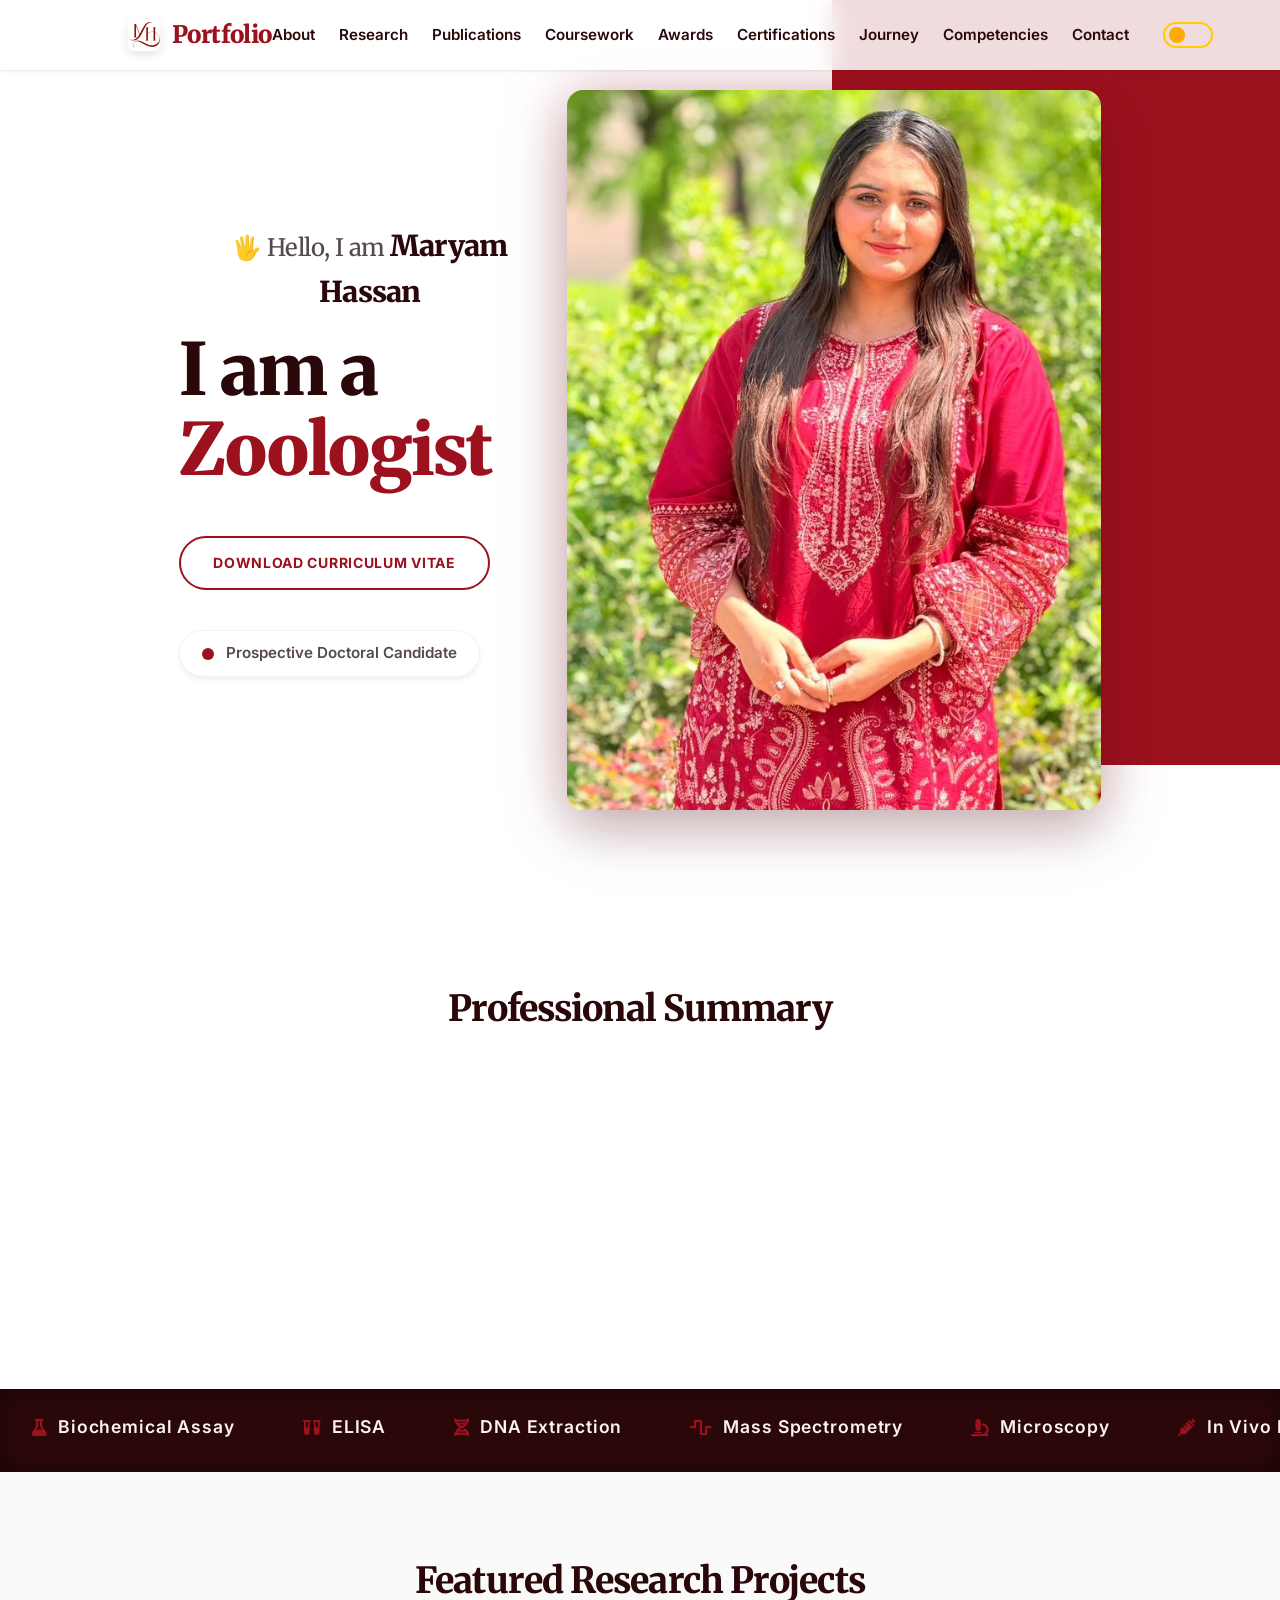
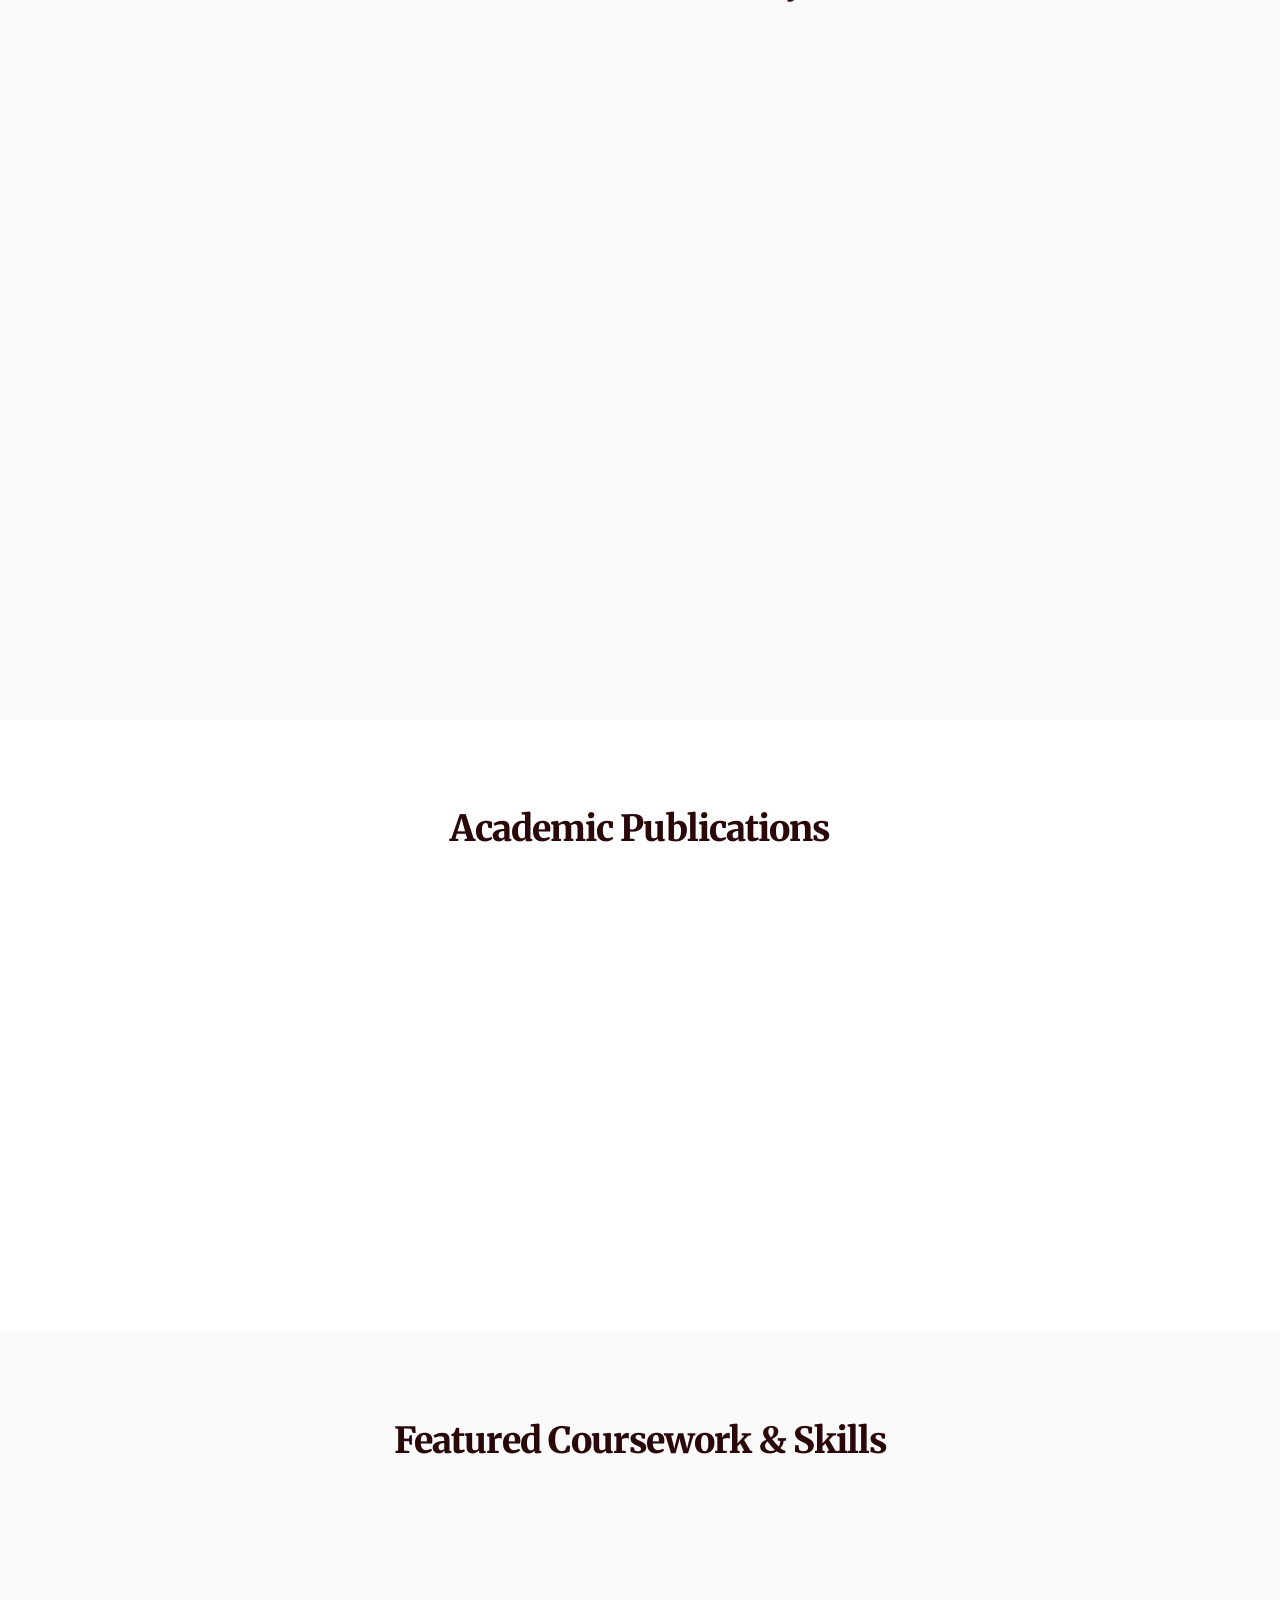
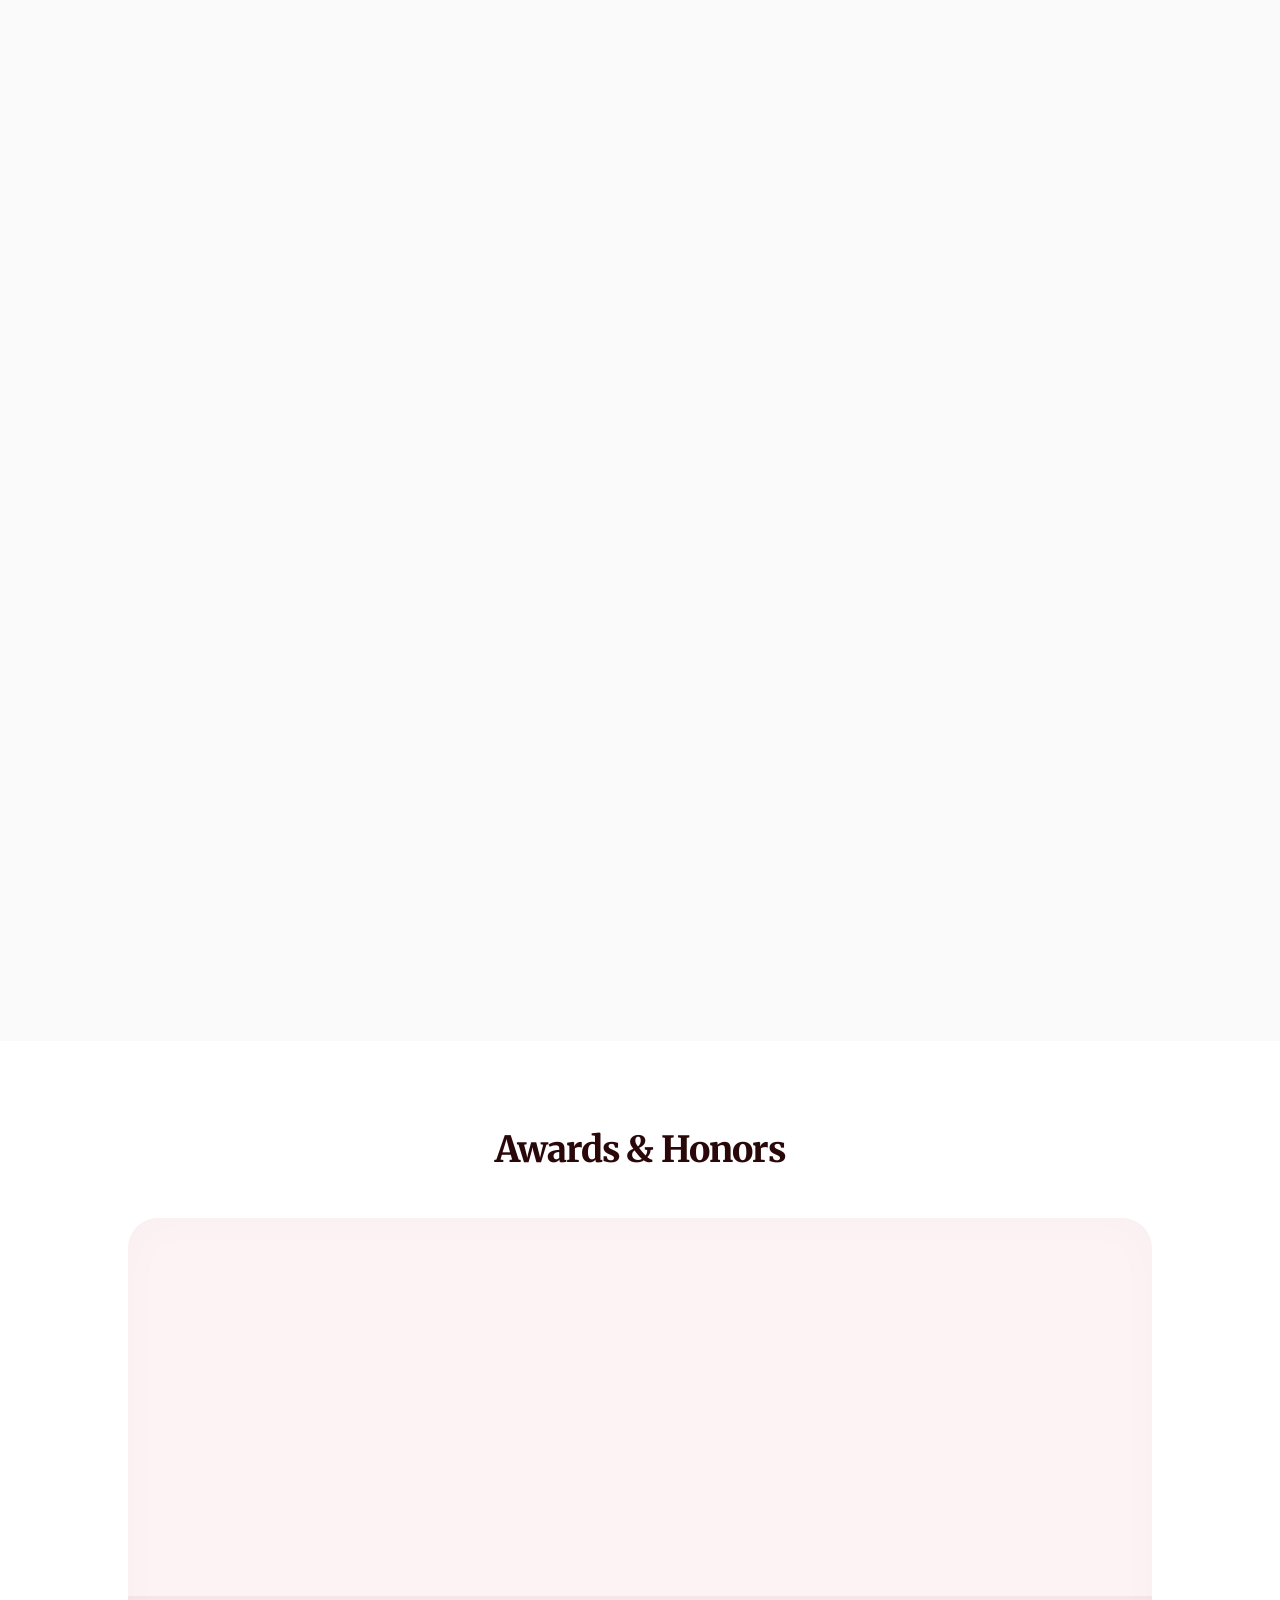
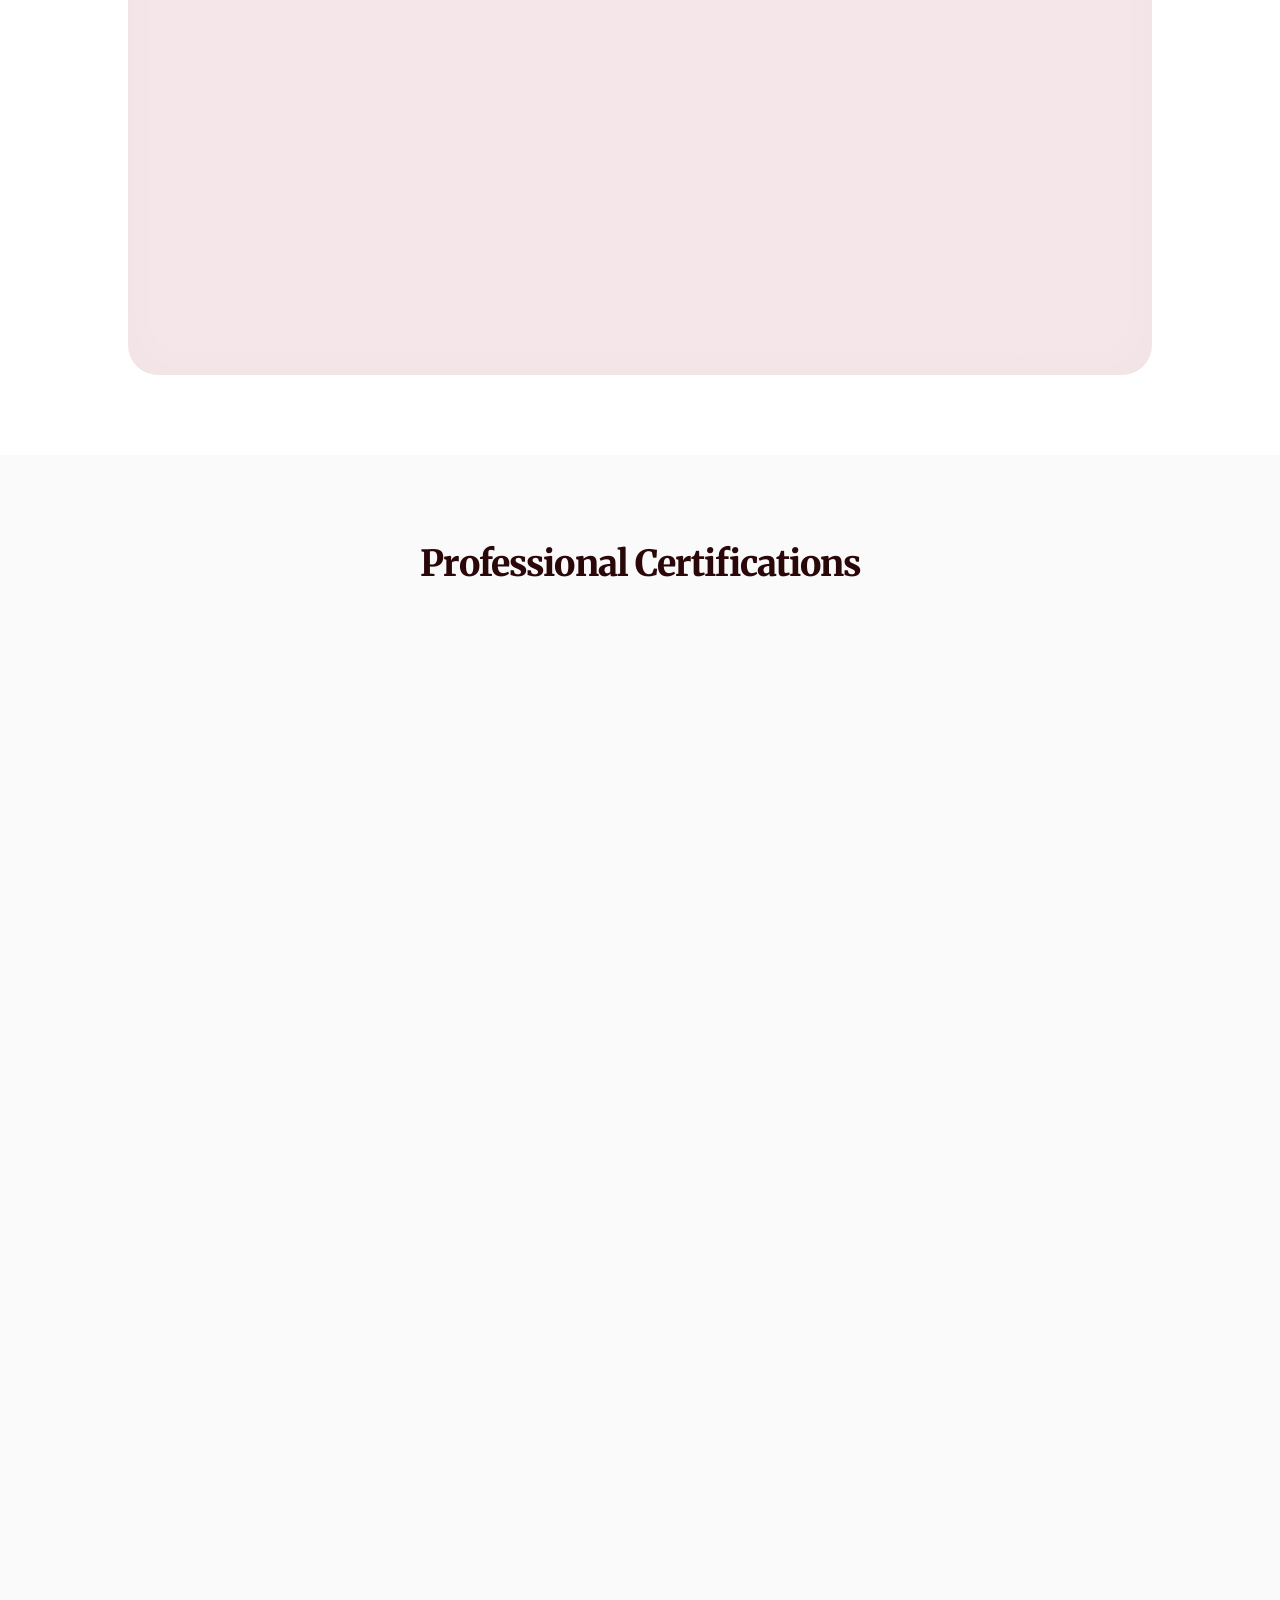
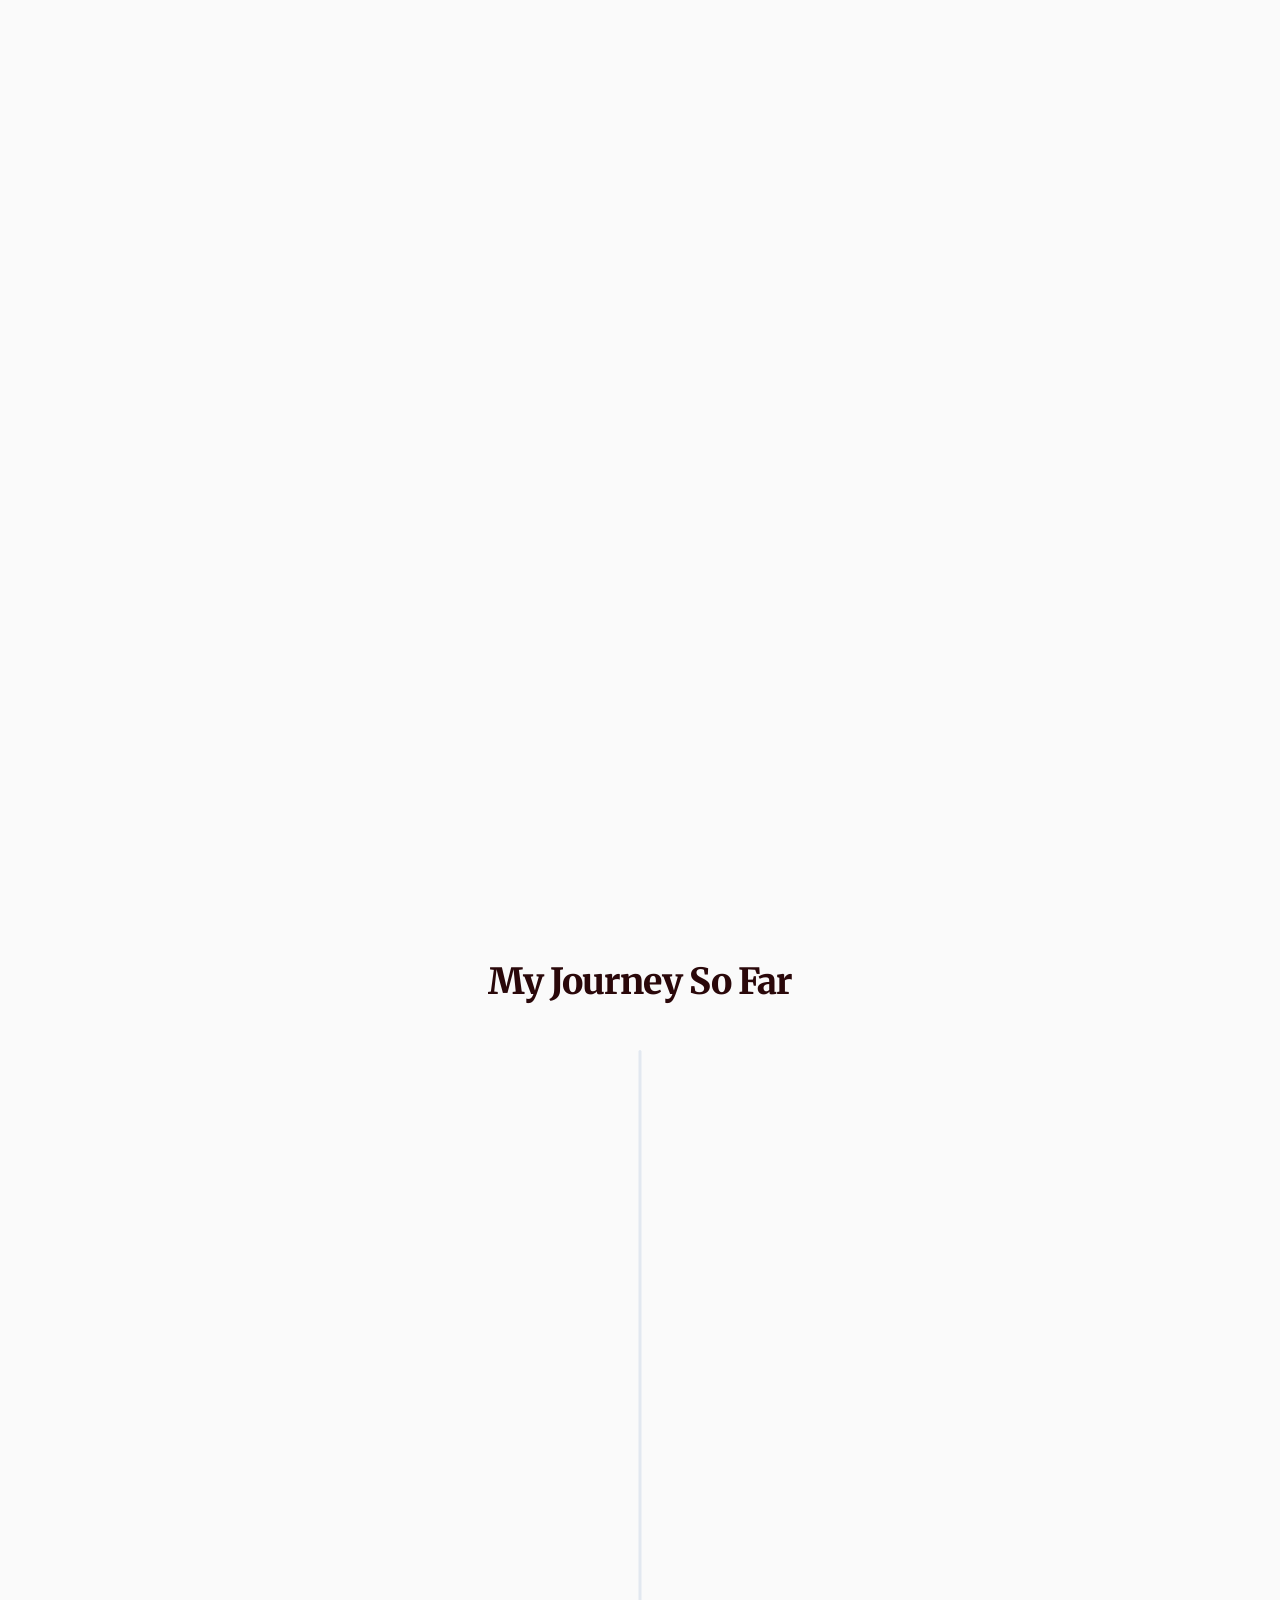
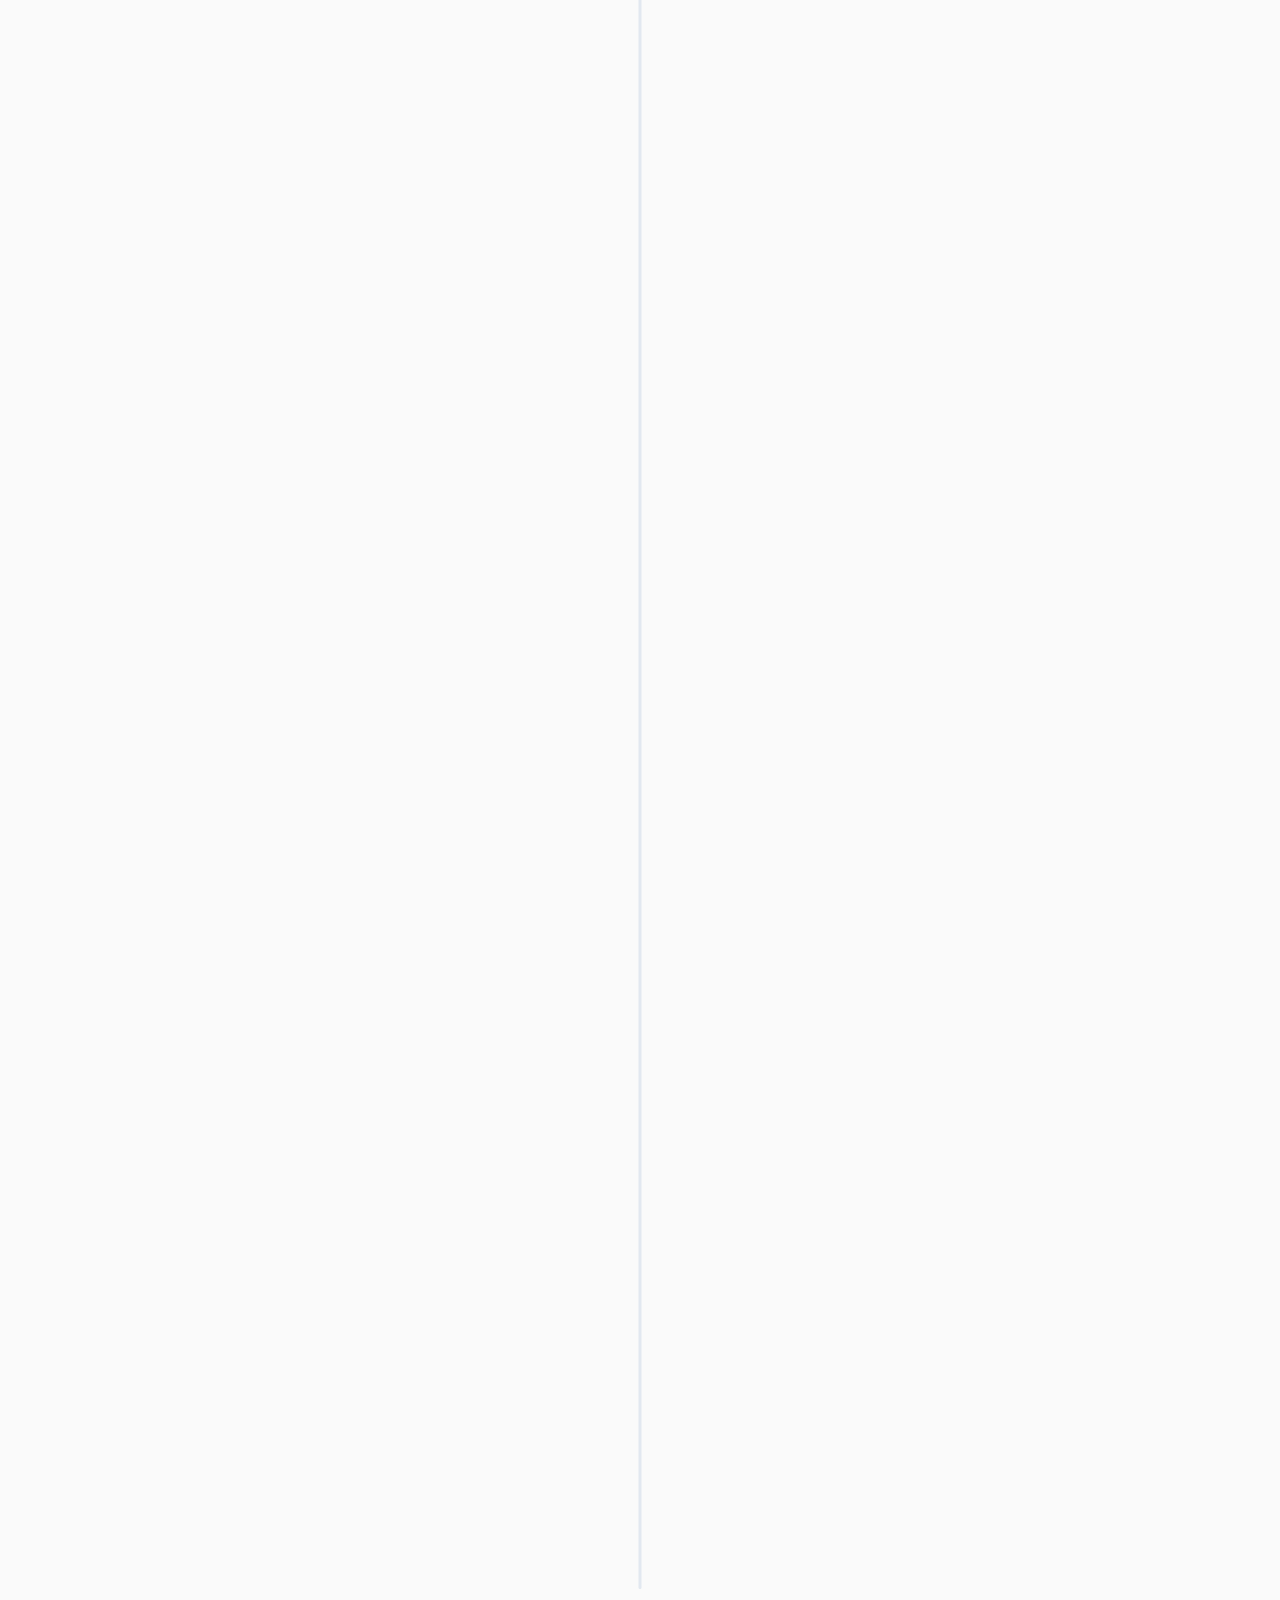
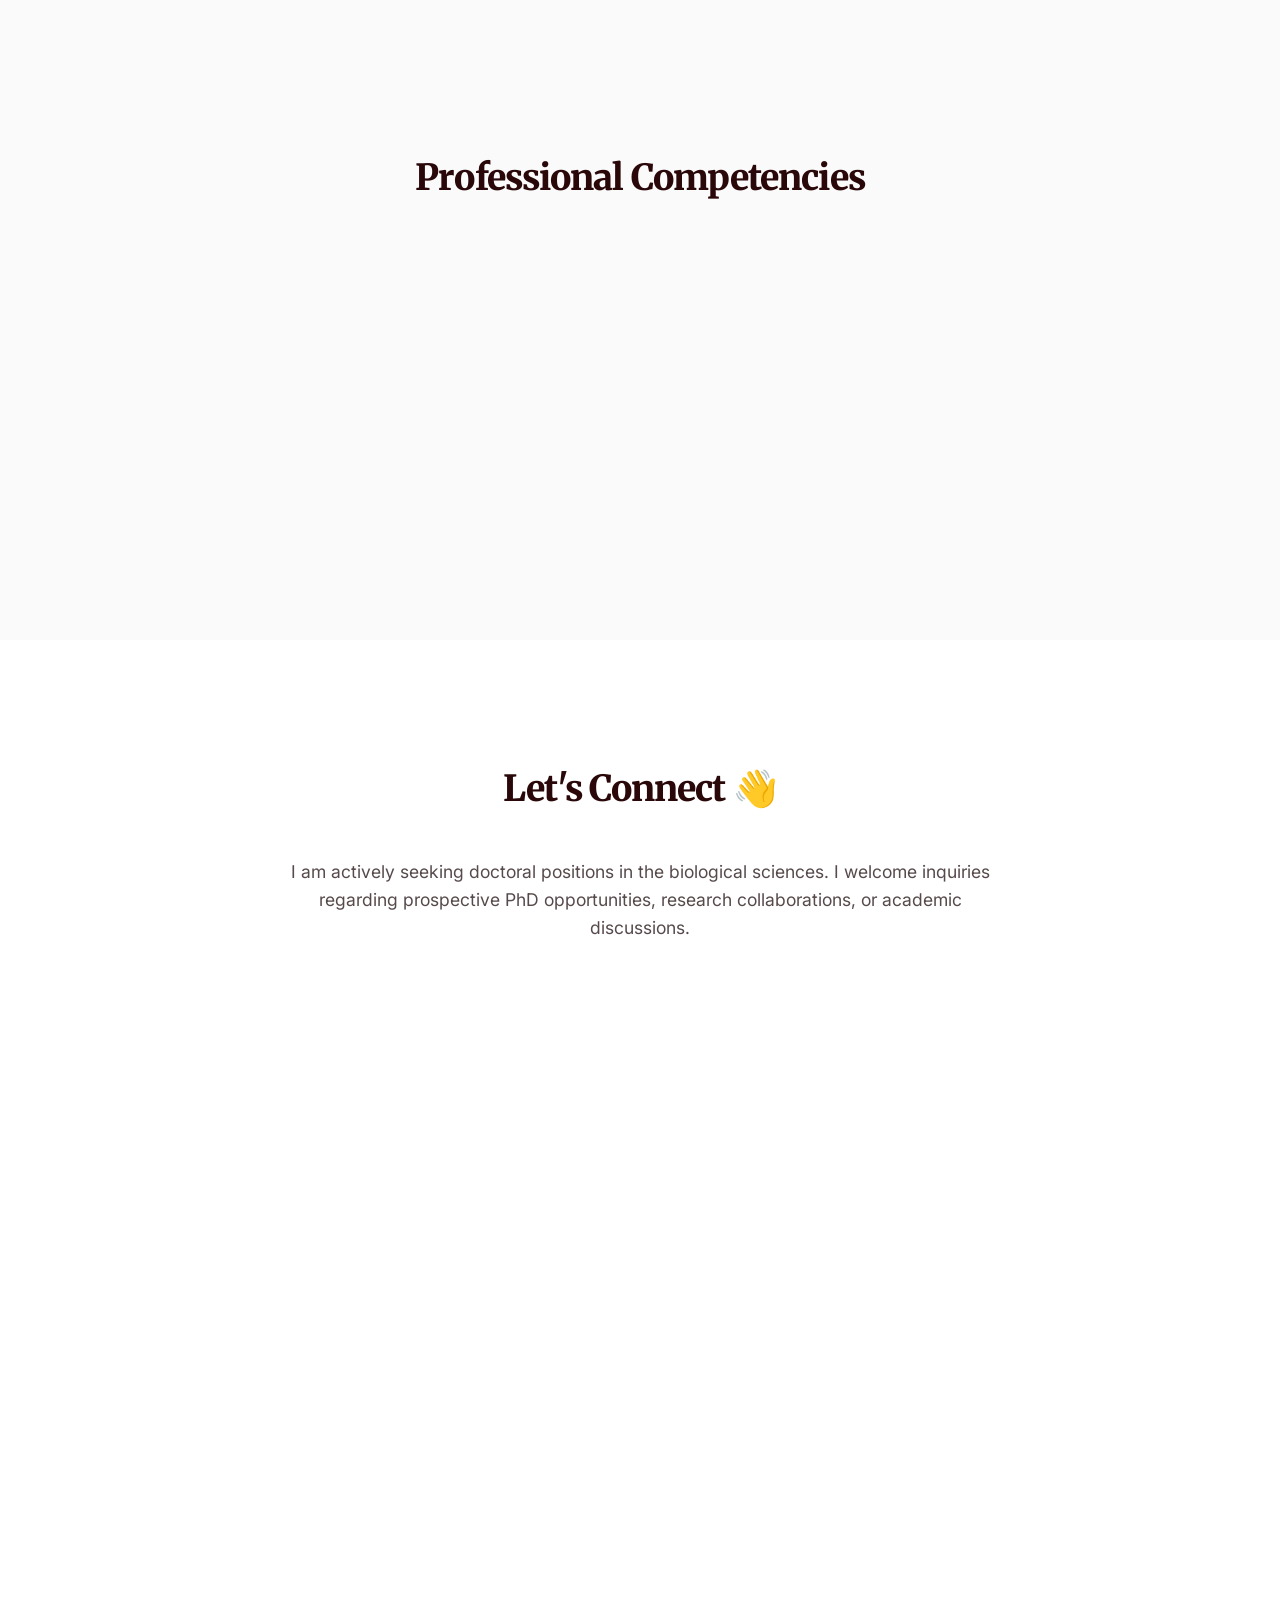
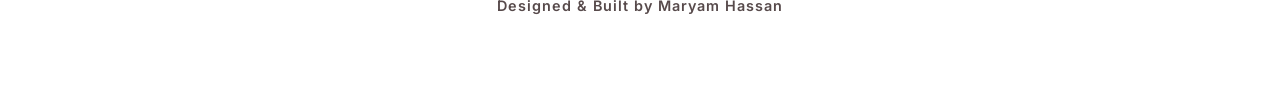
<file: index.html>
<!DOCTYPE html>
<html lang="en">
<head>
    <meta charset="UTF-8">
    <meta name="viewport" content="width=device-width, initial-scale=1.0">
    <meta name="description" content="Academic Portfolio of a Biologist & Zoologist specializing in physiology, microbiology, and histology.">
    
    <meta property="og:title" content="Academic Portfolio | Biologist & Researcher">
    <meta property="og:description" content="MPhil Researcher specializing in animal physiology, histology, and microbiology.">
    <meta property="og:image" content="M1.JPG">
    <meta property="og:type" content="website">

    <title>Maryam Hassan | Biologist & Researcher</title>
    <link rel="icon" type="image/png" href="MH Portfolio Logo.png">
    <meta name="description" content="MPhil Biological Researcher specializing in animal physiology, histology, and toxicological assessments. View my academic portfolio and research projects.">
    
    <meta property="og:type" content="website">
    <meta property="og:title" content="Maryam Hassan | Biological Researcher Portfolio">
    <meta property="og:description" content="MPhil Biological Researcher specializing in animal physiology, histology, and toxicological assessments.">
    <meta property="og:image" content="https://raw.githubusercontent.com/MHassan-researcher/Portfolio/refs/heads/main/URL.jpeg">

    <meta property="twitter:card" content="summary_large_image">
    <meta property="twitter:url" content="https://MHassan-researcher.github.io/Portfolio/">
    <meta property="twitter:title" content="Maryam Hassan | Academic Portfolio">
    <meta property="twitter:description" content="Biological Sciences Researcher seeking PhD opportunities. Explore my academic journey, publications, and research projects.">
    <meta property="twitter:image" content="https://raw.githubusercontent.com/MHassan-researcher/Portfolio/refs/heads/main/URL.jpeg">
    
    <link rel="preconnect" href="https://fonts.googleapis.com">
    <link rel="preconnect" href="https://fonts.gstatic.com" crossorigin>
    <link href="https://fonts.googleapis.com/css2?family=Inter:wght@300;400;500;600;700&family=Merriweather:wght@300;400;700;900&display=swap" rel="stylesheet">
    
    <link rel="stylesheet" href="style.css">
    <link rel="stylesheet" href="https://cdnjs.cloudflare.com/ajax/libs/font-awesome/6.0.0/css/all.min.css">

    <meta property="og:image" content="https://raw.githubusercontent.com/MHassan-researcher/Portfolio/refs/heads/main/URL.jpeg">
    <meta property="twitter:image" content="https://raw.githubusercontent.com/MHassan-researcher/Portfolio/refs/heads/main/URL.jpeg">
    <link rel="image_src" href="https://raw.githubusercontent.com/MHassan-researcher/Portfolio/refs/heads/main/URL.jpeg">

    <link rel="canonical" href="https://MHassan-researcher.github.io/Portfolio/">

    <!-- Google tag (gtag.js) -->
<script async src="https://www.googletagmanager.com/gtag/js?id=G-K5CXE2PPP8"></script>
<script>
  window.dataLayer = window.dataLayer || [];
  function gtag(){dataLayer.push(arguments);}
  gtag('js', new Date());

  gtag('config', 'G-K5CXE2PPP8');
</script>
</head>
<body>

    <div class="scroll-progress-container">
        <div class="scroll-progress-bar" id="myBar"></div>
    </div>

    <header>
        <nav aria-label="Main Navigation">
            <a href="index.html" class="logo">
    <img src="MH Portfolio Logo.png" alt="Logo" class="nav-logo-icon">
    Portfolio
</a>
            
            <button class="hamburger" id="hamburger" aria-label="Toggle menu" aria-expanded="false">
                <i class="fas fa-bars"></i>
            </button>

            <ul id="nav-links">
                <li><a href="#about">About</a></li>
                <li><a href="#projects">Research</a></li>
                <li><a href="#publications">Publications</a></li>
                <li><a href="#courses">Coursework</a></li>
                <li><a href="#awards">Awards</a></li>
                <li><a href="#certifications">Certifications</a></li>
                <li><a href="#journey">Journey</a></li>
                <li><a href="#skills">Competencies</a></li>
                <li><a href="#contact">Contact</a></li>
                
                <li class="theme-switch-wrapper">
                    <label class="theme-switch" for="checkbox" aria-label="Toggle Dark Mode">
                        <input type="checkbox" id="checkbox" />
                        <div class="slider round"></div>
                    </label>
                </li>
            </ul>
        </nav>
    </header>

    <main>
        <section id="hero">
            <div class="hero-bg-theme"></div>

            <div class="hero-container">
                <div class="hero-text-area">
                    <h2 class="hello-name"><span class="wave" role="img" aria-label="waving hand">🖐️</span> Hello, I am <span class="bold-name">Maryam Hassan</span></h2>
                    
                    <h1 class="static-text">I am a <br>
                        <div class="text-slider" aria-hidden="true">
                            <span class="dynamic-text slide1-el active">Biologist</span>
                            <span class="dynamic-text slide2-el">Zoologist</span>
                        </div>
                    </h1>
                    
                <a href="RESUME.pdf" class="btn-outline" target="_blank" rel="noopener noreferrer" download>DOWNLOAD CURRICULUM VITAE</a>

                    <div class="phd-status">
                        <span class="green-dot"></span>
                        Prospective Doctoral Candidate
                    </div>
                </div>

                <div class="hero-image-area">
                    <div class="image-slider">
                        <img src="M2.jpeg" alt="Portrait of Researcher in Laboratory" class="slide-img slide1-el active">
                        <img src="M1.jpeg" alt="Researcher conducting zoological fieldwork" class="slide-img slide2-el">
                    </div>
                </div>
            </div>
        </section>

        <section id="about">
            <h2>Professional Summary</Summary></h2>
            <div class="about-content fade-up">
                <p>Dedicated life sciences researcher specializing in toxicology, systemic physiology, and microbiology. As a lead investigator, I have mapped the effects of therapeutic extracts on gut microbiota, hematology, and intestinal histomorphometry. Alongside extensive collaborative work evaluating the hepatic and biochemical impacts of natural bioactives, I bring advanced proficiency in biostatistical analysis (SPSS, Python) and visual scientific communication. I am actively seeking a funded PhD position to apply my robust analytical and in vivo expertise toward unraveling complex cellular mechanisms and advancing disease therapeutics.</p>
            </div>
        </section>

<div class="tech-marquee-wrapper">
            <div class="tech-marquee">
                <span><i class="fas fa-flask"></i> Biochemical Assay</span>
                <span><i class="fas fa-vials"></i> ELISA</span>
                <span><i class="fas fa-dna"></i> DNA Extraction</span>
                <span><i class="fas fa-wave-square"></i> Mass Spectrometry</span>
                <span><i class="fas fa-microscope"></i> Microscopy</span>
                <span><i class="fas fa-syringe"></i> In Vivo Dosing</span>
                <span><i class="fas fa-chart-area"></i> UV/VIS Spectroscopy</span>
                <span><i class="fas fa-ruler-combined"></i> Histomorphometry</span>
                <span><i class="fas fa-shield-halved"></i> Antioxidant Assay</span>
                <span><i class="fas fa-cut"></i> Microtomy</span>
                <span><i class="fas fa-droplet"></i> Hematological Assay</span>
                <span><i class="fas fa-bacterium"></i> Microbial Isolation & Characterization</span>
                <span><i class="fas fa-clone"></i> PCR</span>
                <span><i class="fas fa-filter"></i> Chromatography</span>
                <span><i class="fas fa-barcode"></i> Gel-Electrophoresis</span>
                <span><i class="fas fa-chart-line"></i> HPLC</span>
                <span><i class="fas fa-chart-simple"></i> GC/MS</span>
                <span><i class="fas fa-rss"></i> FTIR</span>
                <span><i class="fab fa-python"></i> Python Programming</span>
                <span><i class="fas fa-chart-pie"></i> SPSS Statistics</span>
                <span><i class="fas fa-palette"></i> Graphic Designing</span>
                <span><i class="fas fa-square-poll-vertical"></i> ANOVA & Mixed Models</span>

                <span aria-hidden="true"><i class="fas fa-flask"></i> Biochemical Assay</span>
                <span aria-hidden="true"><i class="fas fa-vials"></i> ELISA</span>
                <span aria-hidden="true"><i class="fas fa-dna"></i> DNA Extraction</span>
                <span aria-hidden="true"><i class="fas fa-wave-square"></i> Mass Spectrometry</span>
                <span aria-hidden="true"><i class="fas fa-microscope"></i> Microscopy</span>
                <span aria-hidden="true"><i class="fas fa-syringe"></i> In Vivo Dosing</span>
                <span aria-hidden="true"><i class="fas fa-chart-area"></i> UV/VIS Spectroscopy</span>
                <span aria-hidden="true"><i class="fas fa-ruler-combined"></i> Histomorphometry</span>
                <span aria-hidden="true"><i class="fas fa-shield-halved"></i> Antioxidant Assay</span>
                <span aria-hidden="true"><i class="fas fa-cut"></i> Microtomy</span>
                <span aria-hidden="true"><i class="fas fa-droplet"></i> Hematological Assay</span>
                <span aria-hidden="true"><i class="fas fa-bacterium"></i> Microbial Isolation & Characterization</span>
                <span aria-hidden="true"><i class="fas fa-clone"></i> PCR</span>
                <span aria-hidden="true"><i class="fas fa-filter"></i> Chromatography</span>
                <span aria-hidden="true"><i class="fas fa-barcode"></i> Gel-Electrophoresis</span>
                <span aria-hidden="true"><i class="fas fa-chart-line"></i> HPLC</span>
                <span aria-hidden="true"><i class="fas fa-chart-simple"></i> GC/MS</span>
                <span aria-hidden="true"><i class="fas fa-rss"></i> FTIR</span>
                <span aria-hidden="true"><i class="fab fa-python"></i> Python Programming</span>
                <span aria-hidden="true"><i class="fas fa-chart-pie"></i> SPSS Statistics</span>
                <span aria-hidden="true"><i class="fas fa-palette"></i> Graphic Designing</span>
                <span aria-hidden="true"><i class="fas fa-square-poll-vertical"></i> ANOVA & Mixed Models</span>
            </div>
        </div>

        <section id="projects">
            <h2>Featured Research Projects</h2>
            <div class="card-grid">
                
                <article class="card fade-up">
                    <a href="project11.html" class="card-link-wrapper">
                        <img src="Abstract M.png" alt="Image 1">
                        <div class="card-info">
                            <h3>Effect of Cichorium Intybus L. Leaf Extract on Blood Profile, Gut Microbiota and Histopathology of Intestine of Male Rabbit</h3>
                            <div class="status-wrapper">
                                <span class="project-status-highlight pending-highlight">MPhil Thesis Project</span>
                                <span class="project-status-highlight pending-highlight">Status: Published in Open Veterinary Science</span>
                            </div>
                            <span class="read-more">Examine Research Details ➔</span>
                        </div>
                    </a>
                </article>

                <article class="card fade-up">
                    <a href="project12.html" class="card-link-wrapper">
                        <img src="A abstract .jpeg" alt="Image 1">
                        <div class="card-info">
                            <h3>Dose- and Time-Dependent Biphasic Modulation of Physiological Responses by Poppy Seed Supplementation in Rabbits</h3>
                            <div class="status-wrapper">
                                <span class="project-status-highlight pending-highlight">Status: Under Peer-Review</span>
                            </div>
                            <span class="read-more">Examine Research Details ➔</span>
                        </div>
                    </a>
                </article>

                <article class="card fade-up">
                    <a href="project13.html" class="card-link-wrapper">
                        <img src="Abstract R.jpeg" alt="Image 1">
                        <div class="card-info">
                            <h3>A Multifaceted Investigation of Differential and Synergistic Effects of Ginger and Garlic Essential Oils on Rabbit Growth, Liver Redox Activity, and Immunity</h3>
                            <div class="status-wrapper">
                                <span class="project-status-highlight pending-highlight">Status: Under Peer-Review</span>
                            </div>
                            <span class="read-more">Examine Research Details ➔</span>
                        </div>
                    </a>
                </article>

            </div>
        </section>

        <section id="publications">
            <h2>Academic Publications</h2>
            <div class="card-grid" style="max-width: 900px;">
                
                <article class="card pub-card fade-up">
                    <a href="https://link.springer.com/article/10.1007/s43450-025-00674-4" target="_blank" rel="noopener noreferrer">
                        <h3>Bridging the Gap Between Herbs and Pharmaceutics: The Science Behind Herbs’ Medicinal Properties and Potential in Modern Drugs</h3>
                        <p><em>Revista Brasileira de Farmacognosia-Brazilian Journal of Pharmacognosy</em>, (2025)</p>
                        <span class="status-badge" style="background-color: var(--primary);">Published</span>
                    </a>
                    <button class="btn-outline cite-btn" data-citation="Saddiqa, A., Yaseen, R., Hassan, M., Aftab, K., & Iqbal, R. (2025). Bridging the Gap Between Herbs and Pharmaceutics: The Science Behind Herbs’ Medicinal Properties and Potential in Modern Drugs. Revista Brasileira de Farmacognosia, 35(5), 861-877." style="margin-top: 20px; padding: 8px 20px; font-size: 0.85rem;">
                        <i class="fas fa-quote-right"></i> Copy Citation
                    </button>
                </article>

                <article class="card pub-card fade-up">
                   <a href="https://www.openveterinaryjournal.com/?mno=295020" target="_blank" rel="noopener noreferrer">
                        <h3>Ethanolic Chicory Leaf Extract Enhances Hematological Profile, Gut Microbiota, and Intestinal Morphology in Rabbits</h3>
                        <p><em>Open Veterinary Journal</em>, (2026)</p>
                        <span class="status-badge" style="background-color: var(--primary);">Published</span>
                    </a>
                    <button class="btn-outline cite-btn" data-citation="Hassan M, Saddiqa A, Iqbal R, Yaseen R, Aftab K. Ethanolic chicory leaf extract enhances hematological profile, gut microbiota, and intestinal morphology in rabbits. Open Vet. J.. 2026; 16(4): 2299-2312. doi:10.5455/OVJ.2026.v16.i4.30." style="margin-top: 20px; padding: 8px 20px; font-size: 0.85rem;">
                        <i class="fas fa-quote-right"></i> Copy Citation
                    </button>
                </article>

            </div>
        </section>

<section id="courses">
            <h2>Featured Coursework & Skills</h2>
            <div class="homepage-courses-wrapper">
                
                <div class="course-column fade-up">
                    <h3 class="column-title">Formal Degree Coursework</h3>
                    <a href="courses.html#course-acad1" class="mini-course-row"><i class="fas fa-brain"></i><div><h4>Advanced Physiology</h4><p>MPhil Level Coursework</p></div></a>
                    <a href="courses.html#course-acad2" class="mini-course-row"><i class="fas fa-droplet"></i><div><h4>Hematology</h4><p>MPhil Level Coursework</p></div></a>
                    <a href="courses.html#course-acad3" class="mini-course-row"><i class="fas fa-wave-square"></i><div><h4>Proteomics</h4><p>MPhil Level Coursework</p></div></a>
                    <a href="courses.html#course-acad4" class="mini-course-row"><i class="fas fa-leaf"></i><div><h4>Environmental Sciences</h4><p>MPhil & MSc Level Coursework</p></div></a>
                    <a href="courses.html#course-acad5" class="mini-course-row"><i class="fas fa-chart-bar"></i><div><h4>Basic and Applied Biostatistics</h4><p>MSc & MPhil Level Coursework</p></div></a>
                    <a href="courses.html#course-acad6" class="mini-course-row"><i class="fas fa-atom"></i><div><h4>Cell and Molecular Biology<p>MSc Level Coursework</p></div></a>
                    <a href="courses.html#course-acad5" class="mini-course-row"><i class="fas fa-bacterium"></i><div><h4>Microbiology<p>MSc Level Coursework</p></div></a>
                    <a href="courses.html#course-acad6" class="mini-course-row"><i class="fas fa-bug"></i><div><h4>Applied Entomology</h4><p>MSc Level Coursework</p></div></a>
                </div>

                <div class="course-column fade-up" style="transition-delay: 0.2s;">
                    <h3 class="column-title">Independent Technical Training</h3>
                    <a href="courses.html#course-tech1" class="mini-course-row"><i class="fab fa-python"></i><div><h4>Python Programming</h4><p>Data & Workflow Automation</p></div></a>
                    <a href="courses.html#course-tech2" class="mini-course-row"><i class="fas fa-palette"></i><div><h4>Canva Expert</h4><p>Scientific Illustration</p></div></a>
                    <a href="courses.html#course-tech3" class="mini-course-row"><i class="fas fa-biohazard"></i><div><h4>Training on Bio-risk Management</h4><p>Computational Analysis</p></div></a>
                    <a href="courses.html#course-tech4" class="mini-course-row"><i class="fas fa-virus-slash"></i><div><h4>Let's Break the Chain of COVID-19 Infection</h4><p>Outbreak Control</p></div></a>
                </div>

            </div>
            <div style="text-align: center; margin-top: 40px;">
                <a href="courses.html" class="btn-outline fade-up">VIEW FULL SYLLABI</a>
            </div>
        </section>

        <section id="awards">
            <h2>Awards & Honors</h2>
            <div class="awards-canvas">
                <div class="award-card cert-modern-grid fade-up">
                    <div class="pending-award-img"><i class="fas fa-user-graduate"></i><p>Certificate Pending</p></div>
                    <div class="award-text">
                        <h3>MPhil Merit Award</h3>
                        <p class="award-date">2024 (Official Document Pending)</p>
                        <p>Recognized for exceptional research and academic achievements during my MPhil in Zoology.</p>
                    </div>
                </div>
            </div>
        </section>

        <section id="certifications">
            <h2>Professional Certifications</h2>
            <div class="cert-modern-grid">
                <div class="cert-card fade-up"><img src="blurred IELTS.jpg" alt="Certificate 1" class="cert-img"><div class="cert-overlay"><div class="cert-text"><h4>IELTS English Proficiency</h4><p>Overall Band Score: 7.5</p></div></div></div>
                <div class="cert-card fade-up"><img src="2.jpg" alt="Certificate 2" class="cert-img"><div class="cert-overlay"><div class="cert-text"><h4>Participant in seminar on Molecular Genetic Landscape of Oculocutaneous Albinism</h4><p>2022</p></div></div></div>
                <div class="cert-card fade-up"><img src="3.jpg" alt="Certificate 3" class="cert-img"><div class="cert-overlay"><div class="cert-text"><h4>Certificate of Completion: Let’s Break the Chain of COVID-19 Infection</h4><p>2020</p></div></div></div>
                <div class="cert-card fade-up"><img src="4.jpg" alt="Certificate 4" class="cert-img"><div class="cert-overlay"><div class="cert-text"><h4>Honor Certificate as Scholar Council Member</h4><p>2025</p></div></div></div>
                <div class="cert-card fade-up"><img src="5.jpg" alt="Certificate 5" class="cert-img"><div class="cert-overlay"><div class="cert-text"><h4>Certificate of Appreciation in Webinar on Water Conservation</h4><p>2021</p></div></div></div>
                <div class="cert-card fade-up"><img src="6.jpg" alt="Certificate 6" class="cert-img"><div class="cert-overlay"><div class="cert-text"><h4>MCE Webinar on Making Cell Therapy Affordable and Accessible: Off-the-Shelf CAR γδT Cells Generated Using CRISPR/AAV</h4><p>2025</p></div></div></div>
                <div class="cert-card fade-up"><img src="7.jpg" alt="Certificate 6" class="cert-img"><div class="cert-overlay"><div class="cert-text"><h4>Training on Bio-risk management</h4><p>2023</p></div></div></div>
                <div class="cert-card fade-up"><img src="8.jpg" alt="Certificate 6" class="cert-img"><div class="cert-overlay"><div class="cert-text"><h4>Participant at 2nd International conference of Sciences</h4><p>2023</p></div></div></div>
                <div class="cert-card fade-up"><img src="9.png" alt="Certificate 6" class="cert-img"><div class="cert-overlay"><div class="cert-text"><h4>Certificate of Achievement in Exhibition on Insect Ecology and Bio-waste management</h4><p>2023</p></div></div></div>
                <div class="cert-card fade-up"><img src="9.jpg" alt="Certificate 6" class="cert-img"><div class="cert-overlay"><div class="cert-text"><h4>Certificate of Participation in Thesis Poster Presentation Competition</h4><p>2024</p></div></div></div>
            </div>
        </section>

        <section id="journey">
            <h2>My Journey So Far</h2>
            <div class="timeline">
                <div class="timeline-item left fade-up"><div class="timeline-content"><h3>Enrolled in Python</h3><p>Currently advancing technical programming skills for complex data processing and scientific modeling.</p></div><div class="timeline-dot"></div><div class="timeline-date">2026</div></div>
                <div class="timeline-item right fade-up"><div class="timeline-date">2024 - Present</div><div class="timeline-dot"></div><div class="timeline-content"><h3>Research Assistant</h3><p>Executed experimental protocols and managed quantitative data for physiological research projects.</p></div></div>
                <div class="timeline-item left fade-up"><div class="timeline-content"><h3>Visiting Lecturer</h3><p>Delivered specialized science lectures and targeted instruction for school-level students.</p></div><div class="timeline-dot"></div><div class="timeline-date">2024</div></div>
                <div class="timeline-item right fade-up"><div class="timeline-date">2022 - 2024</div><div class="timeline-dot"></div><div class="timeline-content"><h3>Master of Philosophy in Zoology (MPhil)</h3><p>Conducted advanced in vivo research evaluating the physiological and toxicological effects of phytochemical interventions.</p></div></div>
                <div class="timeline-item left fade-up"><div class="timeline-content"><h3>Senior Coordinator</h3><p>Directed academic programs, supported faculty, and managed day-to-day institutional operations.</p></div><div class="timeline-dot"></div><div class="timeline-date">2021 - 2022 </div></div>
                <div class="timeline-item right fade-up"><div class="timeline-date">2020 - 2021</div><div class="timeline-dot"></div><div class="timeline-content"><h3>Subject Teacher</h3><p>Designed and delivered high-impact curricula in biological sciences.</p></div></div>
                <div class="timeline-item left fade-up"><div class="timeline-content"><h3>Bachelor of Education (B.Ed.)</h3><p>Developed the expertise of curriculum design and student engagement, specializing in STEM literacy and research-informed teaching methodologies.</p></div><div class="timeline-dot"></div><div class="timeline-date">2020 - 2022</div></div>
                <div class="timeline-item right fade-up"><div class="timeline-date">2019 - 2020</div><div class="timeline-dot"></div><div class="timeline-content"><h3>Scientific Content Writer</h3><p>Translated complex biological research and physiological data into high-impact, evidence-based content for academic and professional audiences.</p></div></div>
                <div class="timeline-item left fade-up"><div class="timeline-content"><h3>Bachelor of Science in Zoology (BS)</h3><p>Established a comprehensive foundation in animal physiology coursework and laboratory exploration.</p></div><div class="timeline-dot"></div><div class="timeline-date">2016 - 2020</div></div>
            </div>
        </section>

        <section id="skills">
            <h2>Professional Competencies</h2>
            <div class="skills-container fade-up">
                <div class="skill-box"><div class="skill-info"><span class="skill-name"><i class="fas fa-users"></i> Team Work</span><span class="skill-percent">95%</span></div><div class="skill-bar"><div class="skill-fill" data-width="95%"></div></div></div>
                <div class="skill-box"><div class="skill-info"><span class="skill-name"><i class="fas fa-microscope"></i> Laboratory Work</span><span class="skill-percent">85%</span></div><div class="skill-bar"><div class="skill-fill" data-width="85%"></div></div></div>
                <div class="skill-box"><div class="skill-info"><span class="skill-name"><i class="fas fa-chart-line"></i> Statistics</span><span class="skill-percent">80%</span></div><div class="skill-bar"><div class="skill-fill" data-width="80%"></div></div></div>
                <div class="skill-box"><div class="skill-info"><span class="skill-name"><i class="fas fa-leaf"></i> Field Work</span><span class="skill-percent">80%</span></div><div class="skill-bar"><div class="skill-fill" data-width="80%"></div></div></div>
                <div class="skill-box"><div class="skill-info"><span class="skill-name"><i class="fas fa-laptop-code"></i> Computer Skills</span><span class="skill-percent">75%</span></div><div class="skill-bar"><div class="skill-fill" data-width="75%"></div></div></div>
                <div class="skill-box"><div class="skill-info"><span class="skill-name"><i class="fas fa-language"></i> English (IELTS 7.5)</span><span class="skill-percent">83%</span></div><div class="skill-bar"><div class="skill-fill" data-width="83%"></div></div></div>
                <div class="skill-box full-width-skill"><div class="skill-info"><span class="skill-name"><i class="fas fa-crown"></i> Leadership</span><span class="skill-percent">90%</span></div><div class="skill-bar"><div class="skill-fill" data-width="90%"></div></div></div>
            </div>
        </section>

        <section id="contact">
            <h2>Let's Connect <span class="wave">👋</span></h2>
            <p class="contact-subtext">I am actively seeking doctoral positions in the biological sciences. I welcome inquiries regarding prospective PhD opportunities, research collaborations, or academic discussions.</p>
            
            <div class="contact-container fade-up">
                <div class="contact-info-box">
                    <div class="info-item"><i class="fas fa-map-marker-alt"></i><div><h4>Location</h4><p>Gujrat, Pakistan</p></div></div>
                    <div class="info-item"><i class="fas fa-envelope"></i><div><h4>Email</h4><p><a href="mailto:Maryamhassan426@gmail.com">Maryamhassan426@gmail.com</a></p></div></div>
                    <div class="info-item"><i class="fas fa-phone-alt"></i><div><h4>Phone</h4><p><a href="tel:+923494203334">+92 3494203334</a></p></div></div>
                    
            <div class="social-icons-left">
                  <a href="http://www.linkedin.com/in/maryam-hassan-174aa3170" target="_blank" aria-label="LinkedIn"><i class="fab fa-linkedin-in"></i></a>
                  <a href="https://scholar.google.com/citations?user=ajhEYRQAAAAJ&hl=en" target="_blank" aria-label="Google Scholar"><i class="fas fa-graduation-cap"></i></a>
                  <a href="https://orcid.org/0009-0007-9858-9704" target="_blank" aria-label="ORCID"><i class="fab fa-orcid"></i></a>
                 <a href="https://www.researchgate.net/profile/Maryam-Hassan-27?ev=hdr_xprf" target="_blank" aria-label="ResearchGate"><i class="fab fa-researchgate"></i></a>
                    </div>
                </div>

                <div class="contact-form-box">
                    <form action="https://formspree.io/f/mvzlapgl" method="POST">
                        <div class="input-group">
                            <input type="text" name="name" placeholder="Your Name" required>
                            <input type="email" name="email" placeholder="Your Email" required>
                        </div>
                        <input type="text" name="subject" class="full-width" placeholder="Subject" required>
                        <textarea name="message" rows="6" placeholder="Your Message" required></textarea>
                        
                        <button type="submit" class="btn-submit">
                            Send Message <i class="fas fa-paper-plane"></i>
                        </button>
                    </form>
                </div>
            
          </div>  <p class="footer-credit">Designed & Built by Maryam Hassan</p>
            
        </section>
        
</main>
    
<button id="scrollToTopBtn" aria-label="Scroll to top of page" title="Go to top">
    <i class="fas fa-chevron-up" aria-hidden="true"></i>
 </button>

<div id="cert-modal" class="modal-overlay">
    <span class="close-modal">&times;</span>
    <img class="modal-content" id="modal-img">
    <div id="modal-caption"></div>
</div>

<script src="script.js"></script>
</body>
</html>
</file>
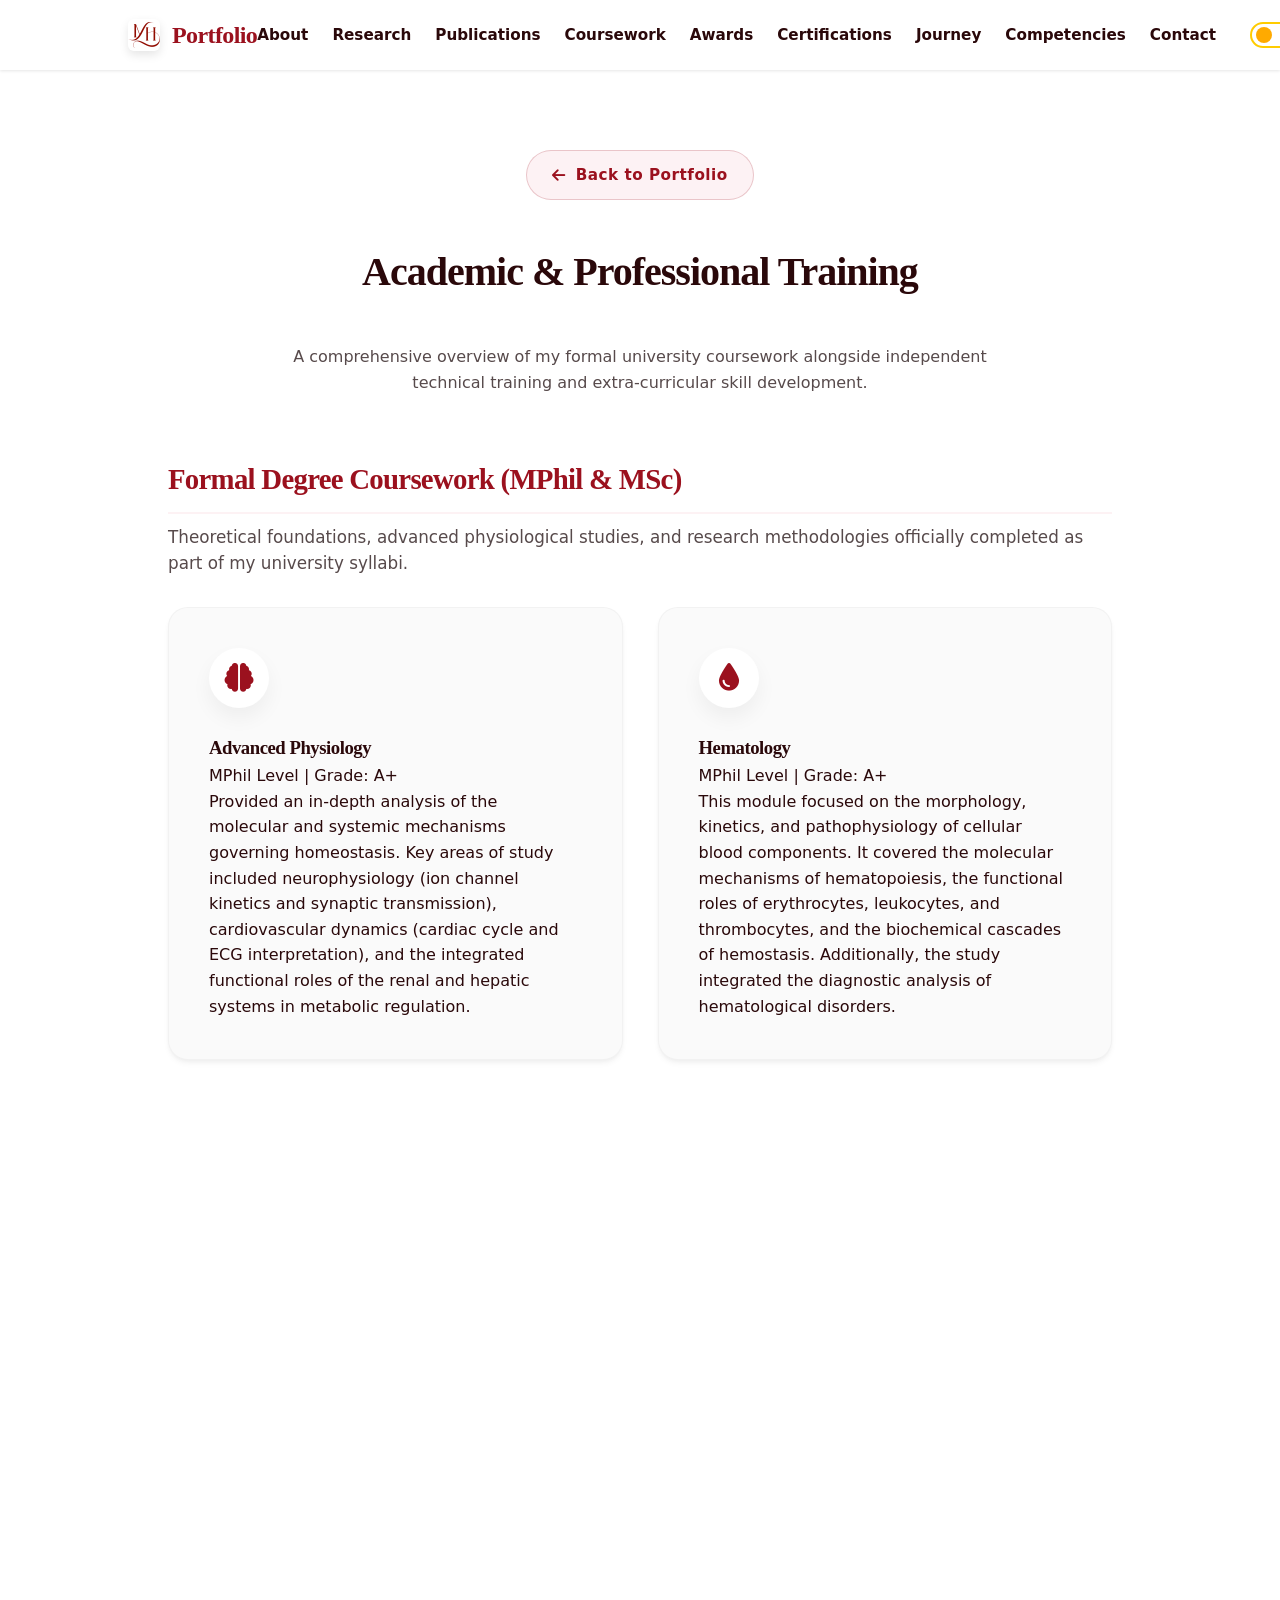
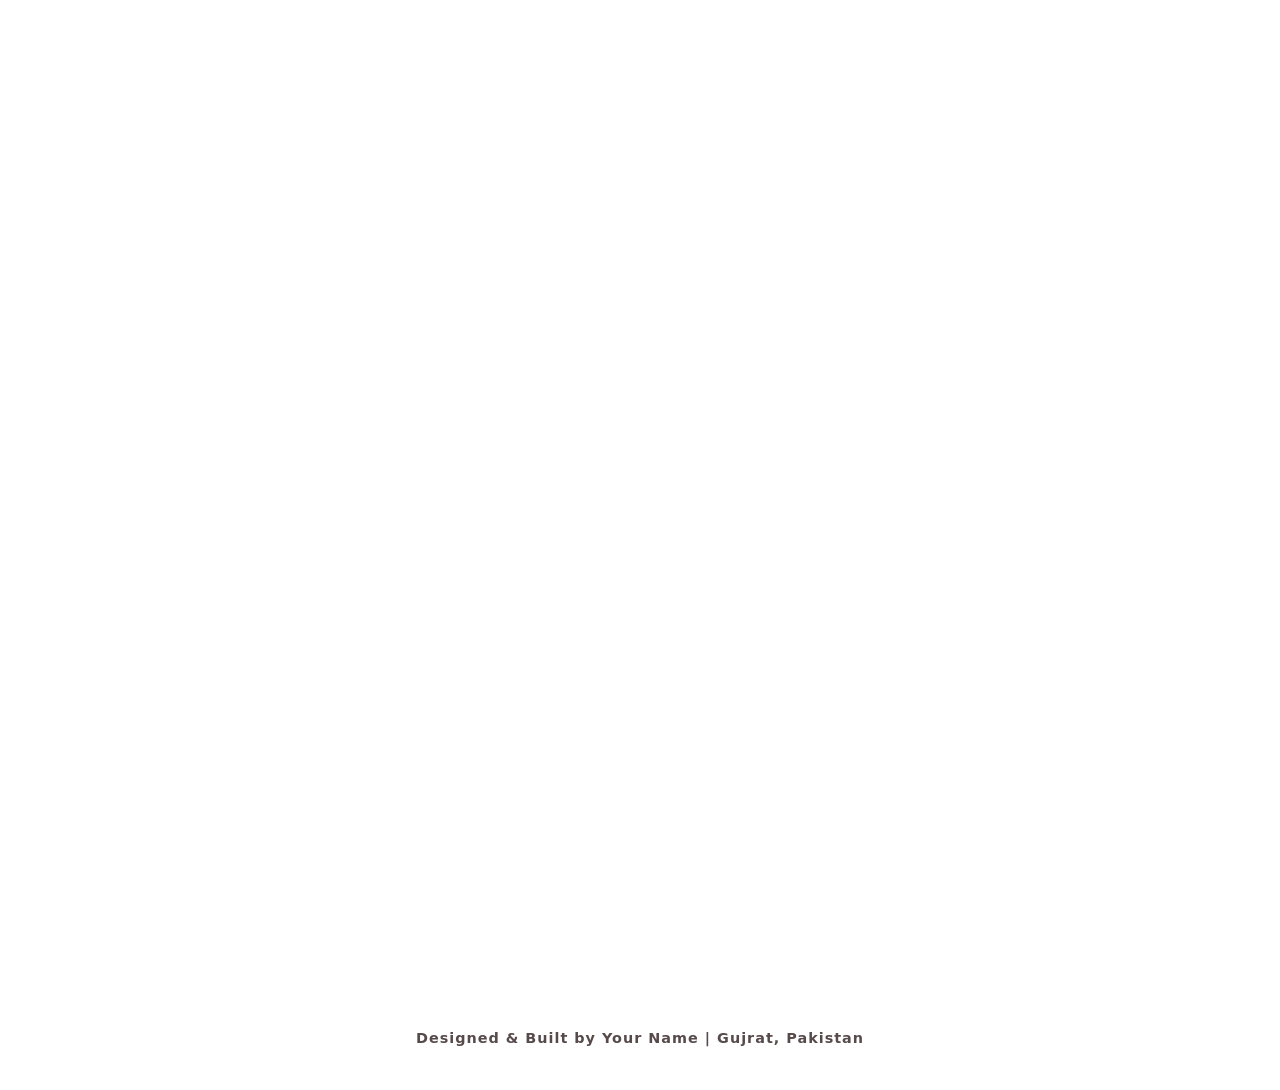
<file: courses.html>
<!DOCTYPE html>
<html lang="en">
<head>
    <meta charset="UTF-8">
    <meta name="viewport" content="width=device-width, initial-scale=1.0">
    <title>Academic & Technical Training | Biological Research</title>
    <link rel="icon" type="image/png" href="MH Portfolio Logo.png">
    <link rel="stylesheet" href="style.css">
    <link rel="stylesheet" href="https://cdnjs.cloudflare.com/ajax/libs/font-awesome/6.0.0/css/all.min.css">

    <!-- Google tag (gtag.js) -->
<script async src="https://www.googletagmanager.com/gtag/js?id=G-K5CXE2PPP8"></script>
<script>
  window.dataLayer = window.dataLayer || [];
  function gtag(){dataLayer.push(arguments);}
  gtag('js', new Date());

  gtag('config', 'G-K5CXE2PPP8');
</script>
</head>
<body>

    <div class="scroll-progress-container"><div class="scroll-progress-bar" id="myBar"></div></div>

    <header>
        <nav aria-label="Main Navigation">
            <a href="index.html" class="logo">
    <img src="MH Portfolio Logo.png" alt="Logo" class="nav-logo-icon">
    Portfolio
</a>
            <button class="hamburger" id="hamburger" aria-label="Toggle menu" aria-expanded="false"><i class="fas fa-bars"></i></button>
            <ul id="nav-links">
                <li><a href="index.html#about">About</a></li>
                <li><a href="index.html#projects">Research</a></li>
                <li><a href="index.html#publications">Publications</a></li>
                <li><a href="index.html#courses">Coursework</a></li>
                <li><a href="index.html#awards">Awards</a></li>
                <li><a href="index.html#certifications">Certifications</a></li>
                <li><a href="index.html#journey">Journey</a></li>
                <li><a href="index.html#skills">Competencies</a></li>
                <li><a href="index.html#contact">Contact</a></li>
                <li class="theme-switch-wrapper"><label class="theme-switch" for="checkbox"><input type="checkbox" id="checkbox" /><div class="slider round"></div></label></li>
            </ul>
        </nav>
    </header>

    <main>
        <section id="courses-page-main" class="courses-page-section" style="max-width: 1200px; padding-top: 150px; margin: 0 auto;">
            
            <div class="courses-header fade-up" style="display: flex; flex-direction: column; align-items: center; text-align: center; margin-bottom: 60px;">
                <a href="index.html#courses" class="back-btn"><i class="fas fa-arrow-left"></i> Back to Portfolio</a>
                <h2 style="font-size: 2.5rem; margin-top: 10px;">Academic & Professional Training</h2>
                <p style="color: var(--text-muted); max-width: 700px; margin: 0 auto;">A comprehensive overview of my formal university coursework alongside independent technical training and extra-curricular skill development.</p>
            </div>

            <div id="featured-course-area" style="margin-bottom: 60px;"></div>

            <div id="all-courses-container" style="display: flex; flex-direction: column;">

                <div id="acad-section" style="margin-bottom: 80px;">
                    <h3 class="fade-up" style="color: var(--primary); margin-bottom: 10px; font-size: 1.8rem; border-bottom: 2px solid var(--primary-light); padding-bottom: 10px;">Formal Degree Coursework (MPhil & MSc)</h3>
                    <p class="fade-up" style="color: var(--text-muted); margin-bottom: 30px; font-size: 1.05rem;">Theoretical foundations, advanced physiological studies, and research methodologies officially completed as part of my university syllabi.</p>
                    
                    <div class="course-modern-grid">
                        <div class="course-block fade-up" id="course-acad1">
                            <div class="course-icon"><i class="fas fa-brain"></i></div>
                            <div class="course-text">
                                <h3>Advanced Physiology</h3>
                                <span class="course-meta">MPhil Level | Grade: A+</span>
                                <p>Provided an in-depth analysis of the molecular and systemic mechanisms governing homeostasis. Key areas of study included neurophysiology (ion channel kinetics and synaptic transmission), cardiovascular dynamics (cardiac cycle and ECG interpretation), and the integrated functional roles of the renal and hepatic systems in metabolic regulation.</p>
                            </div>
                        </div>

                        <div class="course-block fade-up" id="course-acad2">
                            <div class="course-icon"><i class="fas fa-droplet"></i></div>
                            <div class="course-text">
                                <h3>Hematology</h3>
                                <span class="course-meta">MPhil Level | Grade: A+</span>
                                <p>This module focused on the morphology, kinetics, and pathophysiology of cellular blood components. It covered the molecular mechanisms of hematopoiesis, the functional roles of erythrocytes, leukocytes, and thrombocytes, and the biochemical cascades of hemostasis. Additionally, the study integrated the diagnostic analysis of hematological disorders.</p>
                            </div>
                        </div>

                        <div class="course-block fade-up" id="course-acad3">
                            <div class="course-icon"><i class="fas fa-wave-square"></i></div>
                            <div class="course-text">
                                <h3>Proteomics</h3>
                                <span class="course-meta">MPhil Level | Grade: A</span>
                                <p>Examined the large-scale study of proteomes, focusing on protein structure, function, and expression. It covered high-throughput analytical techniques, including Mass Spectrometry (MS), SDS-PAGE, and 2D-Gel Electrophoresis. Key topics included post-translational modifications, protein-protein interactions, and the application of bioinformatics to map complex signaling pathways and identify functional biomarkers.</p>
                            </div>
                        </div>

                        <div class="course-block fade-up" id="course-acad4">
                            <div class="course-icon"><i class="fas fa-leaf"></i></div>
                            <div class="course-text">
                                <h3>Environmental Sciences</h3>
                                <span class="course-meta">MPhil Level | Grade: A+</span>
                                <p>Detailed exploration of ecosystem dynamics, biogeochemical cycling, and environmental toxicology. This course provided a comprehensive understanding of biodiversity conservation and the physiological impact of anthropogenic stressors. Through this curriculum, I mastered the analytical frameworks required to assess ecological health and mitigate environmental pollutants.</p>
                            </div>
                        </div>

                        <div class="course-block fade-up" id="course-acad5">
                            <div class="course-icon"><i class="fas fa-chart-bar"></i></div>
                            <div class="course-text">
                                <h3>Basic & Applied Biostatistics</h3>
                                <span class="course-meta">BS & MPhil Level | Grade: A+</span>
                                <p>Detailed exploration of experimental design and hypothesis testing within biological research. This course provided a comprehensive understanding of Two-Way ANOVA, Mixed Models, and regression analysis. Through this curriculum, I mastered the application of SPSS to ensure statistical rigor in animal & human physiology datasets.</p>
                            </div>
                        </div>

                        <div class="course-block fade-up" id="course-acad6">
                            <div class="course-icon"><i class="fas fa-atom"></i></div>
                            <div class="course-text">
                                <h3>Cell & Molecular Biology</h3>
                                <span class="course-meta">BS Level | Grade: B+</span>
                                <p>Detailed exploration of cellular architecture and molecular signaling pathways. This course provided a comprehensive understanding of DNA replication, transcription, translation, and the regulation of gene expression. Through this curriculum, I mastered the fundamental mechanisms of signal transduction, the cell cycle, and the molecular basis of inheritance and cellular differentiation.</p>
                            </div>
                        </div>

                        <div class="course-block fade-up" id="course-acad7">
                            <div class="course-icon"><i class="fas fa-bacterium"></i></div>
                            <div class="course-text">
                                <h3>Microbiology</h3>
                                <span class="course-meta">MSc Level | Grade: A</span>
                                <p>In-depth analysis of microbial taxonomy, physiology, and pathogenesis. This curriculum offered a rigorous study of bacterial genetics, virology, and immunology. Through these modules, I refined my expertise in aseptic techniques and metabolic pathways, focusing on their roles in infectious disease and biotechnology.</p>
                            </div>
                        </div>

                        <div class="course-block fade-up" id="course-acad8">
                            <div class="course-icon"><i class="fas fa-bug"></i></div>
                            <div class="course-text">
                                <h3>Applied Entomology</h3>
                                <span class="course-meta">MSc Level | Grade: A</span>
                                <p>Advanced synthesis of insect biology, ecological impact, and pest management strategies. This curriculum provided a foundational mastery of Integrated Pest Management (IPM), biological control, and the physiological mechanisms of insecticide resistance. Through these modules, I cultivated specialized proficiency in taxonomic identification and the strategic application of entomological principles to agricultural and public health challenges.</p>
                            </div>
                        </div>
                    </div>
                </div>

                <div id="tech-section" style="margin-bottom: 80px;">
                    <h3 class="fade-up" style="color: var(--primary); margin-bottom: 10px; font-size: 1.8rem; border-bottom: 2px solid var(--primary-light); padding-bottom: 10px;">Independent Technical Training & Side Courses</h3>
                    <p class="fade-up" style="color: var(--text-muted); margin-bottom: 30px; font-size: 1.05rem;">Practical competencies, computational skills, and software proficiency acquired outside the standard academic curriculum to enhance my independent research capabilities.</p>
                    
                    <div class="course-modern-grid">
                        <div class="course-block fade-up" id="course-tech1">
                            <div class="course-icon"><i class="fab fa-python"></i></div>
                            <div class="course-text">
                                <h3>Python Programming</h3>
                                <span class="course-meta">Crousera | Year: 2026</span>
                                <p>Comprehensive training in Python syntax, data structures, and automation. Focused on applying programming concepts to handle biological datasets and optimize research workflows.</p>
                            </div>
                        </div>

                        <div class="course-block fade-up" id="course-tech2">
                            <div class="course-icon"><i class="fas fa-biohazard"></i></div>
                            <div class="course-text">
                                <h3>Training on Bio-risk Management</h3>
                                <span class="course-meta">University of Gujrat | Year: 2023</span>
                                <p>Technical evaluation of laboratory biosafety and biosecurity protocols within research environments. This curriculum provided a strategic overview of risk assessment methodologies, containment levels (BSL-1 to BSL-4), and the mitigation of biological hazards. Through these modules, I acquired advanced competency in the implementation of standard operating procedures (SOPs), waste management, and the ethical frameworks required to prevent the accidental or intentional release of pathogens.</p>
                            </div>
                        </div>

                        <div class="course-block fade-up" id="course-tech3">
                                <div class="course-icon"><i class="fas fa-palette"></i></div>
                            <div class="course-text">
                                <h3>Canva expert</h3>
                                <span class="course-meta">Infotech Institute of Computer Education | Year: 2024</span>
                                <p>Mastered modern design principles and digital tools to translate complex biological data into professional, high-impact scientific posters and graphical abstracts.</p>
                            </div>
                        </div>

                        <div class="course-block fade-up" id="course-tech4">
                            <div class="course-icon"><i class="fas fa-virus-slash"></i></div>
                            <div class="course-text">
                                <h3>Let's Break the Chain of COVID-19 Infection</h3>
                                <span class="course-meta">Mohammed Bin Rasshid University of Medicine and Health Sciences | Year: 2020</span>
                                <p>Technical appraisal of SARS-CoV-2 transmission dynamics and containment strategies. This course provided a strategic overview of zoonotic spillover, diagnostic protocols (RT-PCR), and vaccine development. Through these modules, I solidified expertise in epidemiological modeling and the implementation of public health measures to mitigate global viral outbreaks.</p>
                            </div>
                        </div>
                    </div>
                </div>

            </div> 
        </section>
        
        <section id="contact" style="padding: 40px 10%; margin-top: 20px; text-align: center;">
            <p class="footer-credit" style="color: var(--text-muted); font-weight: 600;">Designed & Built by Your Name | Gujrat, Pakistan</p>
        </section>
    </main>

    <button id="scrollToTopBtn" aria-label="Scroll to top of page" title="Go to top"><i class="fas fa-chevron-up"></i></button>
    <script src="script.js"></script>
</body>
</html>
</file>
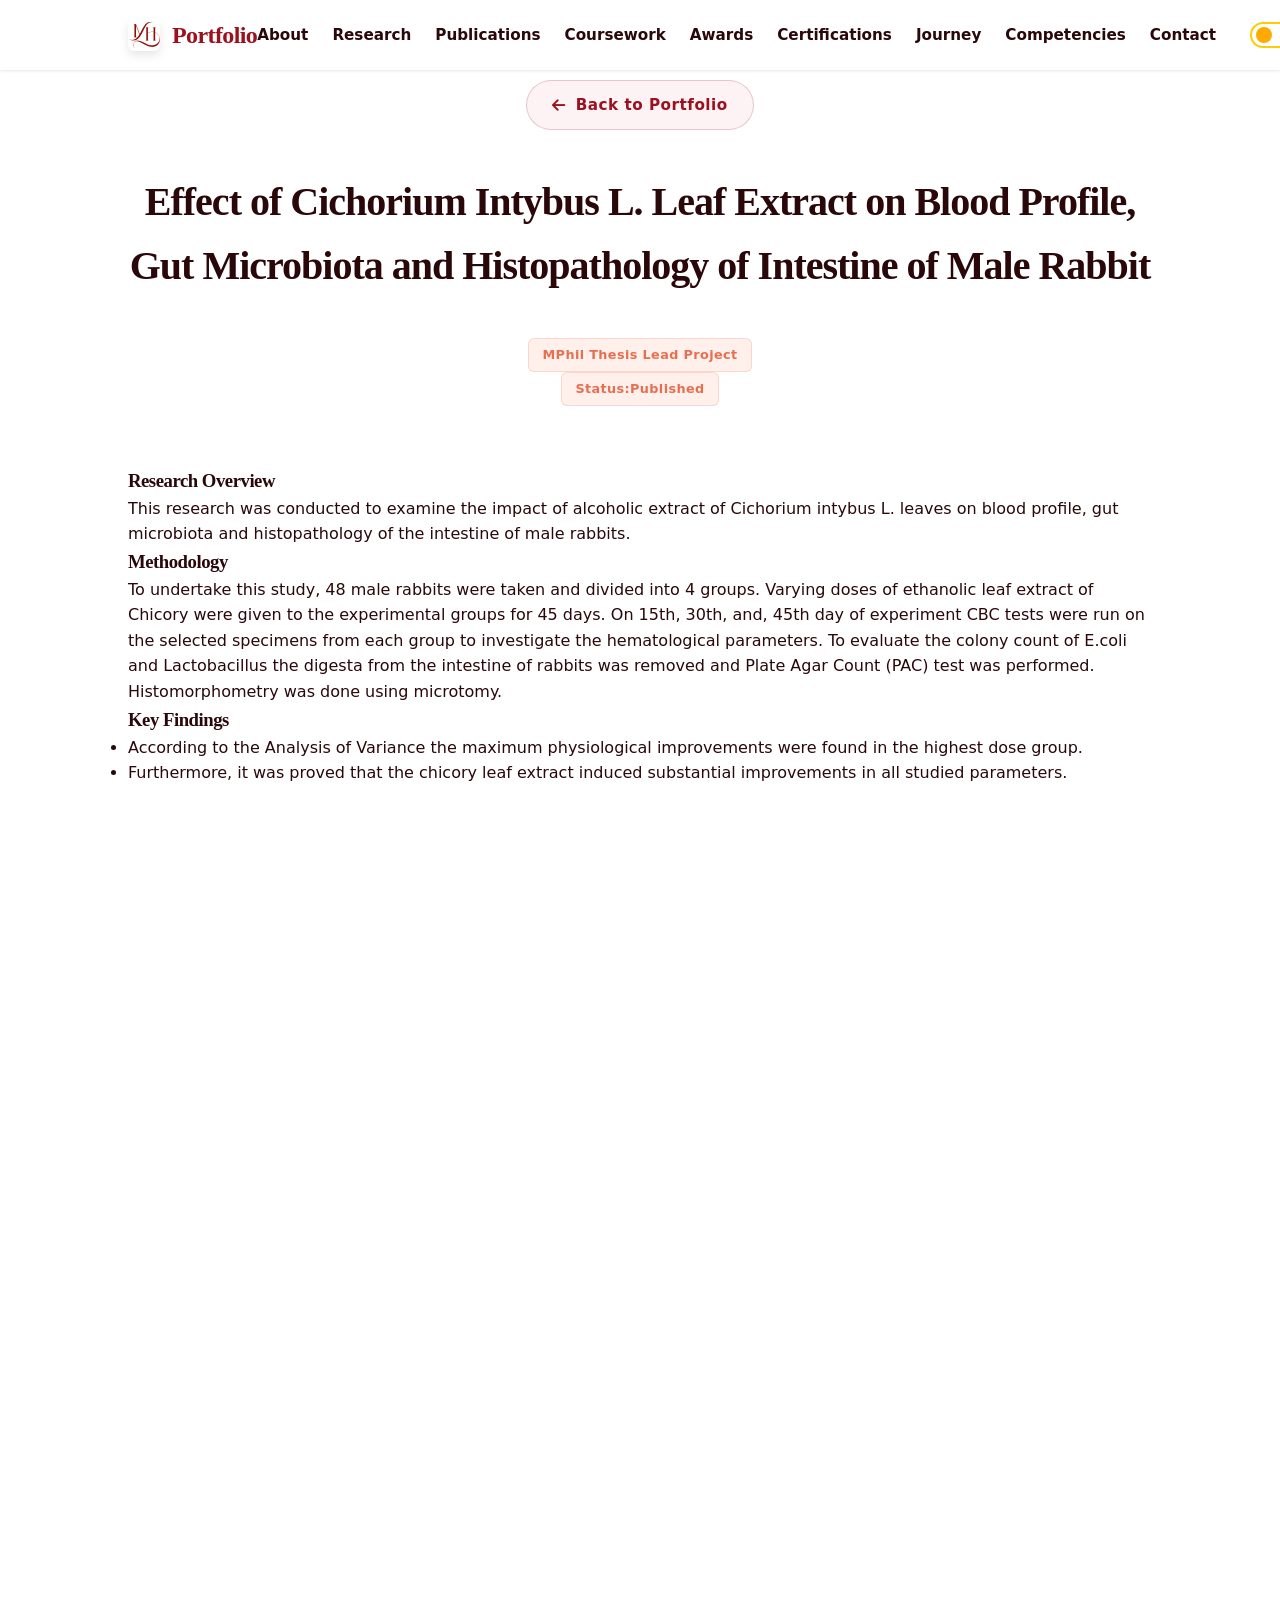
<file: project11.html>
<!DOCTYPE html>
<html lang="en">
<head>
    <meta charset="UTF-8">
    <meta name="viewport" content="width=device-width, initial-scale=1.0">
    <title>Biphasic Assessment of Poppy Seeds | Biological Research</title>
    <link rel="icon" type="image/png" href="MH Portfolio Logo.png">
    <link rel="stylesheet" href="style.css">
    <link rel="stylesheet" href="https://cdnjs.cloudflare.com/ajax/libs/font-awesome/6.0.0/css/all.min.css">

    <!-- Google tag (gtag.js) -->
<script async src="https://www.googletagmanager.com/gtag/js?id=G-K5CXE2PPP8"></script>
<script>
  window.dataLayer = window.dataLayer || [];
  function gtag(){dataLayer.push(arguments);}
  gtag('js', new Date());

  gtag('config', 'G-K5CXE2PPP8');
</script>
</head>
<body>
    <div class="scroll-progress-container"><div class="scroll-progress-bar" id="myBar"></div></div>
    <header>
        <nav aria-label="Main Navigation">
            <a href="index.html" class="logo">
    <img src="MH Portfolio Logo.png" alt="Logo" class="nav-logo-icon">
    Portfolio
</a>
            <button class="hamburger" id="hamburger" aria-label="Toggle menu" aria-expanded="false"><i class="fas fa-bars"></i></button>
            <ul id="nav-links">
                <li><a href="index.html#about">About</a></li>
                <li><a href="index.html#projects">Research</a></li>
                <li><a href="index.html#publications">Publications</a></li>
                <li><a href="index.html#courses">Coursework</a></li>
                <li><a href="index.html#awards">Awards</a></li>
                <li><a href="index.html#certifications">Certifications</a></li>
                <li><a href="index.html#journey">Journey</a></li>
                <li><a href="index.html#skills">Competencies</a></li>
                <li><a href="index.html#contact">Contact</a></li>
                <li class="theme-switch-wrapper"><label class="theme-switch" for="checkbox"><input type="checkbox" id="checkbox" /><div class="slider round"></div></label></li>
            </ul>
        </nav>
    </header>

    <main>
        <section class="project-detail-section" id="proj1">
            <div class="project-header fade-up" style="display: flex; flex-direction: column; align-items: center; text-align: center; margin-bottom: 60px;">
                <a href="index.html#projects" class="back-btn"><i class="fas fa-arrow-left"></i> Back to Portfolio</a>
                <h2 style="font-size: 2.5rem; margin-top: 10px;">Effect of Cichorium Intybus L. Leaf Extract on Blood Profile, Gut Microbiota and Histopathology of Intestine of Male Rabbit</h2>
                <span class="project-status-highlight pending-highlight">MPhil Thesis Lead Project</span>
                <span class="project-status-highlight pending-highlight">Status:Published</span>
            </div>

            <div class="project-row">
                <div class="project-text fade-up">
                    <h3>Research Overview</h3>
                    <p>This research was conducted to examine the impact of alcoholic extract of Cichorium intybus L. leaves on blood profile, gut microbiota and histopathology of the intestine of male rabbits.</p>
                    <h3>Methodology</h3>
                    <p>To undertake this study, 48 male rabbits were taken and divided into 4 groups. Varying doses of ethanolic leaf extract of Chicory were given to the experimental groups for 45 days. On 15th, 30th, and, 45th day of experiment CBC tests were run on the selected specimens from each group to investigate the hematological parameters. To evaluate the colony count of E.coli and Lactobacillus the digesta from the intestine of rabbits was removed and Plate Agar Count (PAC) test was performed. Histomorphometry was done using microtomy.</p>
                    <h3>Key Findings</h3>
                    <ul>
                        <li> According to the Analysis of Variance the maximum physiological improvements were found in the highest dose group.</li>
                        <li>Furthermore, it was proved that the chicory leaf extract induced substantial improvements in all studied parameters.</li>
                    </ul>
                </div>

                <div class="project-images fade-up">
                    <img src="Abstract M.png" alt="Image 1">
                    <img src="Figure-4 (c).jpg.jpeg" alt="Image 2">
                    <img src="Figure 3.jpg.jpeg" alt="Image 3">
                </div>
            </div> 

            <div class="project-navigation fade-up">
                <a href="project13.html" class="next-project-banner">
                    <div class="next-banner-text"><span>Up Next</span><h3>A Multifaceted Investigation of Differential and Synergistic Effects of Ginger and Garlic Essential Oils on Rabbit Growth, Liver Redox Activity, and Immunity</h3></div>
                    <div class="next-banner-icon"><i class="fas fa-arrow-right"></i></div>
                </a>
            </div>
        </section>
    </main>
    <script src="script.js"></script>
     <div id="imageModal" class="modal-overlay">
        <span class="close-modal">&times;</span>
        <img class="modal-content" id="expandedImg">
        <div id="modal-caption"></div>
    </div>

    <script>
        document.addEventListener("DOMContentLoaded", function() {
            const modal = document.getElementById("imageModal");
            const modalImg = document.getElementById("expandedImg");
            const captionText = document.getElementById("modal-caption");
            const closeModal = document.querySelector(".close-modal");

            // Look for any image inside the project-images grid
            const clickableImages = document.querySelectorAll(".project-images img");

            clickableImages.forEach(img => {
                img.style.cursor = "pointer"; 
                
                img.addEventListener("click", function() {
                    modal.classList.add("show-modal");
                    modalImg.src = this.src;
                    captionText.innerHTML = this.alt || ""; 
                });
            });

            if (closeModal) {
                closeModal.addEventListener("click", () => {
                    modal.classList.remove("show-modal");
                });
            }

            if (modal) {
                modal.addEventListener("click", (e) => {
                    if (e.target === modal) {
                        modal.classList.remove("show-modal");
                    }
                });
            }
        });
    </script>
</body>
</html>
</file>
<file: style.css>
/* =========================================
   1. GLOBAL VARIABLES & RESET
   ========================================= */
:root {
    --primary: #9B111E;       /* Deep Ruby / Crimson */
    --primary-light: #FDF2F4; /* Very soft crimson-tinted white */
    --bg-light: #FAFAFA;      /* Clean off-white */
    --dark: #2A080A;          /* Extremely dark ruby/black for contrast */
    --text-muted: #574A4B;    /* Warm stone grey for paragraphs */
    --white: #ffffff;
    --glass-bg: rgba(255, 255, 255, 0.85);
    
    --shadow-soft: 0 4px 6px -1px rgba(0, 0, 0, 0.05), 0 2px 4px -1px rgba(0, 0, 0, 0.03);
    --shadow-hover: 0 20px 25px -5px rgba(155, 17, 30, 0.15), 0 10px 10px -5px rgba(155, 17, 30, 0.04); 
    
    --transition-snappy: all 0.2s cubic-bezier(0.4, 0, 0.2, 1);
    --transition-smooth: all 0.4s cubic-bezier(0.25, 0.8, 0.25, 1); 
    
    --font-body: 'Inter', system-ui, sans-serif;
    --font-heading: 'Merriweather', Georgia, serif;
}

body.dark-mode { 
    --bg-light: #121212; --white: #1e1e1e; --dark: #f0f0f0; 
    --text-muted: #a0aec0; --primary-light: #2A080A; 
    --glass-bg: rgba(30, 30, 30, 0.85); --shadow-soft: 0 10px 30px rgba(0, 0, 0, 0.4); 
}

* { margin: 0; padding: 0; box-sizing: border-box; }
html { scroll-behavior: smooth; font-size: 16px; }

body { 
    background-color: var(--white); color: var(--dark); line-height: 1.6; 
    overflow-x: hidden; font-family: var(--font-body); 
    transition: background-color 0.4s ease, color 0.4s ease;
}

section { padding: 5rem 10%; }

h1, h2, h3, h4, h5, h6, .logo, .bold-name, .static-text {
    font-family: var(--font-heading); letter-spacing: -0.025em; color: var(--dark);
}

h2 { text-align: center; font-size: 2.25rem; margin-bottom: 2.5rem; font-weight: 800; }
a { text-decoration: none; color: inherit; }

#about, #publications, #awards, #contact { background-color: var(--white); }
#projects, #courses, #certifications, #journey, #skills { background-color: var(--bg-light); }

/* --- Scroll Progress Bar --- */
.scroll-progress-container { width: 100%; height: 4px; background: transparent; position: fixed; top: 0; z-index: 2000; }
.scroll-progress-bar { height: 4px; background: linear-gradient(90deg, var(--primary), #e63946); width: 0%; }

/* --- Infinite Tech Marquee --- */
.tech-marquee-wrapper { overflow: hidden; background: var(--dark); color: var(--white); padding: 1.5rem 0; display: flex; white-space: nowrap; position: relative; box-shadow: inset 0 0 20px rgba(0,0,0,0.5); }
.tech-marquee { display: inline-block; animation: marqueeScroll 60s linear infinite; }
.tech-marquee:hover { animation-play-state: paused; }
.tech-marquee span { font-size: 1.1rem; font-weight: 600; margin: 0 2rem; letter-spacing: 0.05em; display: inline-flex; align-items: center; gap: 10px; color: var(--primary-light); }
.tech-marquee span i { color: var(--primary); }
@keyframes marqueeScroll { 0% { transform: translateX(0); } 100% { transform: translateX(-50%); } }

/* =========================================
   2. NAVIGATION
   ========================================= */
nav { 
    position: fixed; top: 0; width: 100%; background: var(--glass-bg); 
    backdrop-filter: blur(12px); -webkit-backdrop-filter: blur(12px);
    padding: 1rem 10%; display: flex; justify-content: space-between; align-items: center; 
    box-shadow: 0 1px 3px 0 rgba(0, 0, 0, 0.1); z-index: 1000; transition: var(--transition-smooth);
}
.logo { font-size: 1.5rem; font-weight: 900; color: var(--primary); }
nav ul { list-style: none; display: flex; gap: 1.5rem; align-items: center; }
nav ul li a { font-weight: 600; transition: var(--transition-snappy); font-size: 0.95rem; position: relative; padding-bottom: 0.25rem; }
nav ul li a::after { content: ''; position: absolute; width: 0; height: 2px; bottom: 0; left: 50%; background-color: var(--primary); transition: var(--transition-snappy); transform: translateX(-50%); }
nav ul li a:hover { color: var(--primary); }
nav ul li a:hover::after { width: 100%; }

.hamburger { display: none; font-size: 1.8rem; color: var(--dark); cursor: pointer; transition: var(--transition-snappy); border: none; background: transparent; }
.hamburger:hover { color: var(--primary); }

@media (max-width: 950px) {
    .hamburger { display: block; } 
    nav ul { position: absolute; top: 70px; left: -100%; flex-direction: column; background: var(--white); width: 100%; text-align: center; padding: 30px 0; box-shadow: 0 10px 20px rgba(0,0,0,0.1); transition: 0.4s ease-in-out; gap: 20px; }
    nav ul.active { left: 0; }
    .theme-switch-wrapper { justify-content: center; margin-top: 10px; }
}

/* =========================================
   3. ANIMATIONS & REUSABLE BUTTONS
   ========================================= */
.btn-outline { 
    display: inline-flex; justify-content: center; align-items: center; padding: 0.875rem 2rem; background: transparent; color: var(--primary); 
    border: 2px solid var(--primary); border-radius: 9999px; font-size: 0.875rem; letter-spacing: 0.05em; font-weight: 700; transition: var(--transition-snappy); cursor: pointer;
}
.btn-outline:hover { background: var(--primary); color: var(--white); transform: translateY(-2px); box-shadow: var(--shadow-hover); }

/* Theme-Colored Centered Back Button */
.back-btn { 
    display: inline-flex; align-items: center; justify-content: center; gap: 10px;
    background-color: var(--primary-light); color: var(--primary); 
    padding: 12px 25px; border-radius: 50px; font-weight: 700; font-size: 0.95rem;
    letter-spacing: 0.5px; transition: var(--transition-smooth); 
    border: 1px solid rgba(155, 17, 30, 0.2);
    margin: 0 auto 30px auto; 
}
.back-btn:hover { 
    background-color: var(--primary); color: var(--white); 
    transform: translateY(-3px) translateX(-5px); 
    box-shadow: 0 10px 20px rgba(155, 17, 30, 0.2); 
}
body.dark-mode .back-btn { background-color: rgba(155, 17, 30, 0.15); }
body.dark-mode .back-btn:hover { background-color: var(--primary); color: var(--white); }

.fade-up { opacity: 0; transform: translateY(30px) scale(0.98); transition: all 0.7s cubic-bezier(0.22, 1, 0.36, 1); visibility: hidden; }
.fade-up.show { opacity: 1; transform: translateY(0) scale(1); visibility: visible; }

/* =========================================
   4. HERO SECTION
   ========================================= */
#hero { position: relative; min-height: 100vh; display: flex; align-items: center; background: var(--white); padding-top: 80px; overflow: hidden; }
.hero-bg-theme { position: absolute; top: 0; right: 0; width: 35%; height: 85%; background: var(--primary); z-index: 1; border-bottom-left-radius: 40px; }
.hero-container { display: flex; align-items: center; width: 100%; max-width: 1200px; margin: 0 auto; padding: 0 5%; position: relative; z-index: 2; gap: 50px; }
.hero-text-area { flex: 1; position: relative; z-index: 4; padding-right: 30px; }
.hero-image-area { flex: 1.2; position: relative; z-index: 3; margin-left: 0; }
.hello-name { font-size: 1.5rem; color: var(--text-muted); margin-bottom: 15px; font-weight: 500; }
.bold-name { font-weight: 900; color: var(--dark); font-size: 1.8rem; }
.wave { display: inline-block; animation: wave-animation 2.5s infinite; transform-origin: 70% 70%; }
@keyframes wave-animation { 0%, 60%, 100% { transform: rotate(0.0deg) } 10%, 30% { transform: rotate(14.0deg) } 20%, 40% { transform: rotate(-8.0deg) } 50% { transform: rotate(10.0deg) } }

.static-text { font-size: 4.5rem; font-weight: 900; color: var(--dark); line-height: 1.1; margin-bottom: 40px; letter-spacing: -1.5px; }
.text-slider { position: relative; height: 1.2em; display: block; }
.dynamic-text { position: absolute; top: 0; left: 0; color: var(--primary); }

.phd-status { display: inline-flex; align-items: center; gap: 12px; margin-top: 40px; padding: 10px 22px; background: var(--white); border: 1px solid rgba(0,0,0,0.05); border-radius: 50px; font-size: 0.95rem; color: var(--text-muted); font-weight: 600; box-shadow: var(--shadow-soft); width: fit-content; }
.green-dot { width: 12px; height: 12px; background-color: var(--primary); border-radius: 50%; display: inline-block; animation: pulse-green 2s infinite; }
@keyframes pulse-green { 0%, 100% { box-shadow: 0 0 0 0 rgba(155, 17, 30, 0.7); } 70% { box-shadow: 0 0 0 10px rgba(155, 17, 30, 0); } }

.hero-image-area { flex: 1.4; position: relative; z-index: 3; margin-left: -8%; }
.image-slider { position: relative; width: 100%; max-width: 1200px; height: 80vh; min-height: 600px; border-radius: 16px; overflow: hidden; filter: drop-shadow(0 0 30px rgba(155, 17, 30, 0.3)); box-shadow: 0 25px 50px rgba(0,0,0,0.15); }
.slide-img { width: 100%; height: 100%; object-fit: cover; position: absolute; top: 0; left: 0; }
.slide1-el, .slide2-el { opacity: 0; transition: opacity 1s ease-in-out; }
.slide1-el.active, .slide2-el.active { opacity: 1; }
body.dark-mode .hero-image-area::before { content: ''; position: absolute; top: 0; left: 0; width: 100%; height: 100%; opacity: 0.3; filter: blur(100px); background: radial-gradient(circle, var(--primary) 0%, rgba(155, 17, 30, 0) 80%); z-index: -1; }

@media (max-width: 900px) { .hero-container { flex-direction: column; text-align: center; } .hero-bg-theme { width: 100%; height: 40%; border-bottom-left-radius: 0; } .hero-image-area { margin-left: 0; width: 100%; position: relative; margin-top: 40px; } .text-slider { display: flex; justify-content: center; } .dynamic-text { position: relative; } }

/* =========================================
   5. ABOUT & CARDS
   ========================================= */
.about-content p { font-size: 1.15rem; text-align: center; max-width: 800px; margin: 0 auto; color: var(--text-muted); line-height: 1.8; }

.card-grid { display: grid; grid-template-columns: repeat(auto-fit, minmax(300px, 1fr)); gap: 2.5rem; max-width: 1200px; margin: 0 auto; }
.card { background: var(--white); border-radius: 1rem; box-shadow: var(--shadow-soft); overflow: hidden; transition: var(--transition-smooth); border: 1px solid rgba(0,0,0,0.05); display: flex; flex-direction: column; }
.card:hover { transform: translateY(-6px); box-shadow: var(--shadow-hover); border-color: rgba(155, 17, 30, 0.3); }

.card-link-wrapper { display: flex; flex-direction: column; height: 100%; }
.card-img { height: 220px; background: var(--primary-light); display: grid; place-items: center; color: var(--primary); font-weight: bold; }
.card-info { padding: 2rem; display: flex; flex-direction: column; flex-grow: 1; }
.card-info h3 { margin-bottom: 0.5rem; font-size: 1.25rem; color: var(--dark); line-height: 1.3; font-weight: 700; }
.card-info p { color: var(--text-muted); font-size: 0.95rem; flex-grow: 1; }
.read-more { margin-top: 1.25rem; color: var(--primary); font-weight: 700; font-size: 0.875rem; }

.pub-card { padding: 40px 30px; text-align: center; justify-content: center; align-items: center; }
.status-badge { display: inline-block; margin-top: 1rem; padding: 0.35rem 1rem; background: var(--primary); color: #fff; border-radius: 9999px; font-size: 0.75rem; font-weight: 700; text-transform: uppercase; letter-spacing: 0.05em; }
.status-badge.pending { background: #e76f51; }

/* --- Project Card Status Highlights --- */
.status-wrapper { flex-grow: 1; margin-top: 0.5rem; }
.project-status-highlight { display: inline-block; padding: 0.35rem 0.85rem; border-radius: 6px; font-size: 0.8rem; font-weight: 700; letter-spacing: 0.03em; }
.project-status-highlight.pending-highlight { background-color: #fff0eb; color: #e76f51; border: 1px solid rgba(231, 111, 81, 0.2); }
.project-status-highlight.completed-highlight { background-color: var(--primary-light); color: var(--primary); border: 1px solid rgba(155, 17, 30, 0.2); }
body.dark-mode .project-status-highlight.pending-highlight { background-color: rgba(231, 111, 81, 0.15); }
body.dark-mode .project-status-highlight.completed-highlight { background-color: rgba(155, 17, 30, 0.15); }

/* =========================================
   6. HOMEPAGE COURSES
   ========================================= */
.homepage-courses-wrapper { display: flex; gap: 40px; max-width: 1100px; margin: 0 auto; }
.course-column { flex: 1; background: var(--white); padding: 35px; border-radius: 16px; box-shadow: var(--shadow-soft); border: 1px solid rgba(0,0,0,0.03); transition: var(--transition-smooth); }
.course-column:hover { box-shadow: var(--shadow-hover); border-color: rgba(155, 17, 30, 0.3); }
.column-title { color: var(--primary); font-size: 1.3rem; margin-bottom: 25px; padding-bottom: 12px; border-bottom: 2px solid var(--bg-light); }
.mini-course-row { display: flex; align-items: center; gap: 18px; text-decoration: none; color: var(--dark); padding: 16px; border-radius: 12px; transition: var(--transition-snappy); margin-bottom: 15px; background: var(--bg-light); border: 1px solid rgba(0,0,0,0.02); }
.mini-course-row:hover { transform: translateX(8px); background: var(--primary-light); border-color: var(--primary); }
.mini-course-row i { font-size: 1.8rem; color: var(--primary); width: 45px; text-align: center; }
.mini-course-row h4 { font-size: 1.05rem; margin-bottom: 4px; color: var(--dark); }
.mini-course-row p { font-size: 0.85rem; color: var(--text-muted); margin: 0; }

@media (max-width: 850px) { .homepage-courses-wrapper { flex-direction: column; gap: 30px; } }

/* =========================================
   7. AWARDS & CERTIFICATIONS (Flexbox Layout)
   ========================================= */
.awards-canvas { max-width: 1100px; margin: 0 auto; background: linear-gradient(to bottom, var(--primary-light) 0%, var(--primary-light) 50%, rgba(155, 17, 30, 0.1) 50%, rgba(155, 17, 30, 0.1) 100%); border-radius: 30px; padding: 80px 60px; display: flex; flex-direction: column; box-shadow: inset 0 0 50px rgba(0,0,0,0.02); }
.award-card { background: var(--white); width: 55%; border-radius: 20px; box-shadow: 0 20px 40px rgba(0,0,0,0.08); overflow: hidden; transition: var(--transition-smooth); cursor: pointer; }
.award-card:hover { transform: translateY(-8px); box-shadow: var(--shadow-hover); border-color: rgba(155, 17, 30, 0.3); }
.corner-left { align-self: flex-start; z-index: 1; }
.corner-right { align-self: flex-end; margin-top: -80px; z-index: 2; cursor: default; } 
.award-img { width: 100%; height: 350px; object-fit: cover; display: block; }
.award-text { padding: 35px; }
.award-text h3 { font-size: 1.5rem; margin-bottom: 8px; color: var(--dark); }
.award-date { color: var(--primary); font-weight: 700; margin-bottom: 15px; font-size: 0.95rem; text-transform: uppercase; letter-spacing: 1px; }

.pending-award-img { width: 100%; height: 350px; background: linear-gradient(135deg, var(--primary), var(--dark)); display: flex; flex-direction: column; justify-content: center; align-items: center; color: var(--white); text-align: center; border-bottom: 4px solid var(--primary-light); }
.pending-award-img i { font-size: 4.5rem; margin-bottom: 20px; color: var(--white); opacity: 0.9; }
.pending-award-img p { font-size: 1.2rem; font-weight: 700; letter-spacing: 2px; text-transform: uppercase; color: var(--white); opacity: 0.9; margin: 0; }

@media (max-width: 850px) { .awards-canvas { padding: 40px 20px; background: var(--primary-light); } .award-card { width: 100%; } .corner-right { margin-top: 40px; } }

/* Flexbox guarantees the 3rd odd item is perfectly centered */
.cert-modern-grid { 
    display: flex; 
    flex-wrap: wrap; 
    justify-content: center; 
    gap: 40px; 
    max-width: 1200px; 
    margin: 0 auto; 
}

.cert-card { 
    width: calc(50% - 20px); 
    max-width: 550px;        
    position: relative; 
    border-radius: 16px; 
    overflow: hidden; 
    box-shadow: var(--shadow-soft); 
    height: 320px; 
    background: var(--bg-light); 
    border: 1px solid rgba(0,0,0,0.05); 
    cursor: pointer; 
    transition: var(--transition-smooth); 
}

.cert-card:hover { transform: translateY(-8px); box-shadow: var(--shadow-hover); border-color: rgba(155, 17, 30, 0.3); }
.cert-img { width: 100%; height: 100%; object-fit: cover; object-position: center top; transition: transform 0.6s cubic-bezier(0.25, 0.8, 0.25, 1); }
.cert-card:hover .cert-img { transform: scale(1.05); }

.cert-overlay { position: absolute; bottom: -10px; left: 0; right: 0; background: var(--glass-bg); backdrop-filter: blur(12px); -webkit-backdrop-filter: blur(12px); padding: 25px 20px; border-top: 1px solid rgba(255, 255, 255, 0.5); transform: translateY(100%); transition: transform 0.4s cubic-bezier(0.25, 0.8, 0.25, 1); display: flex; flex-direction: column; justify-content: center; align-items: center; text-align: center; }
.cert-card:hover .cert-overlay { transform: translateY(0); bottom: 0; }
.cert-text h4 { color: var(--dark); font-size: 1.25rem; margin-bottom: 5px; font-weight: 800; }
.cert-text p { color: var(--primary); font-weight: 700; font-size: 0.95rem; margin: 0; letter-spacing: 0.5px; }

@media (max-width: 850px) { 
    .cert-modern-grid { flex-direction: column; align-items: center; } 
    .cert-card { width: 100%; height: 260px; } 
    .cert-overlay { transform: translateY(0); bottom: 0; background: rgba(255, 255, 255, 0.95); } 
}

/* --- Lightbox Modal --- */
.modal-overlay { display: none; position: fixed; z-index: 2000; padding-top: 50px; left: 0; top: 0; width: 100%; height: 100%; overflow: auto; background-color: rgba(0,0,0,0.9); backdrop-filter: blur(5px); opacity: 0; transition: opacity 0.3s ease; }
.modal-overlay.show-modal { display: block; opacity: 1; }
.modal-content { margin: auto; display: block; width: 80%; max-width: 900px; border-radius: 10px; box-shadow: 0 0 30px rgba(0,0,0,0.5); animation: zoomIn 0.3s ease; }
@keyframes zoomIn { from {transform:scale(0.9)} to {transform:scale(1)} }
.close-modal { position: absolute; top: 20px; right: 40px; color: #f1f1f1; font-size: 40px; font-weight: bold; cursor: pointer; transition: 0.3s; }
.close-modal:hover { color: var(--primary); }
#modal-caption { margin: auto; display: block; width: 80%; max-width: 900px; text-align: center; color: #ccc; padding: 15px 0; font-size: 1.2rem; }

/* =========================================
   8. JOURNEY TIMELINE
   ========================================= */
.timeline { position: relative; max-width: 1000px; margin: 0 auto; padding: 40px 0; }
.timeline::before { content: ''; position: absolute; left: 50%; top: 0; bottom: 0; width: 3px; background: #e2e8f0; transform: translateX(-50%); border-radius: 10px; }
.timeline-item { position: relative; width: 100%; display: flex; justify-content: space-between; align-items: center; margin-bottom: 60px; }
.timeline-dot { position: absolute; left: 50%; transform: translateX(-50%); width: 24px; height: 24px; background: var(--white); border: 4px solid var(--primary); border-radius: 50%; z-index: 2; box-shadow: 0 0 0 6px var(--bg-light); }
.timeline-content { width: 42%; padding: 30px; background: var(--white); border-radius: 12px; box-shadow: 0 4px 15px rgba(0,0,0,0.04); border: 1px solid rgba(0,0,0,0.03); text-align: left; transition: var(--transition-smooth); }
.timeline-content:hover { transform: translateY(-5px); box-shadow: var(--shadow-hover); border-color: rgba(155, 17, 30, 0.3); }
.timeline-date { width: 42%; font-size: 1.05rem; font-weight: 600; color: var(--text-muted); }
.timeline-item.left .timeline-date { text-align: left; padding-left: 20px; }
.timeline-item.right .timeline-date { text-align: right; padding-right: 20px; }

@media (max-width: 800px) { .timeline::before { left: 24px; transform: none; } .timeline-item { flex-direction: column !important; align-items: flex-start; padding-left: 60px; margin-bottom: 40px; } .timeline-dot { left: 12px; transform: none; top: 0; } .timeline-content, .timeline-date { width: 100%; text-align: left !important; padding: 0 !important; } .timeline-date { margin-bottom: 12px; margin-top: 0; padding-left: 0 !important; padding-right: 0 !important; } }

/* =========================================
   9. SKILLS BARS
   ========================================= */
.skills-container { display: grid; grid-template-columns: repeat(2, 1fr); gap: 35px 50px; max-width: 1000px; margin: 0 auto; }
.full-width-skill { grid-column: 1 / -1; }
.skill-box { display: flex; flex-direction: column; gap: 12px; }
.skill-info { display: flex; justify-content: space-between; align-items: center; }
.skill-name { font-size: 1.1rem; font-weight: 700; color: var(--dark); display: flex; align-items: center; gap: 10px; }
.skill-name i { color: var(--primary); font-size: 1.2rem; }
.skill-percent { font-weight: 800; color: var(--primary); font-size: 1rem; }
.skill-bar { width: 100%; height: 12px; background-color: var(--white); border-radius: 20px; overflow: hidden; box-shadow: inset 0 2px 5px rgba(0,0,0,0.05); border: 1px solid rgba(0,0,0,0.03); }
.skill-fill { height: 100%; width: 0; background: linear-gradient(90deg, var(--primary), #e63946); border-radius: 20px; transition: width 1.5s cubic-bezier(0.25, 0.8, 0.25, 1); }

@media (max-width: 800px) { .skills-container { grid-template-columns: 1fr; gap: 30px; } }

/* =========================================
   10. CONTACT SECTION
   ========================================= */
#contact { padding: 120px 10% 80px 10%; }
.contact-subtext { text-align: center; color: var(--text-muted); font-size: 1.1rem; max-width: 700px; margin: 0 auto 50px auto; }
.contact-container { display: flex; gap: 40px; max-width: 1100px; margin: 0 auto; align-items: stretch; }

.contact-info-box { flex: 1; background: var(--bg-light); padding: 40px; border-radius: 16px; box-shadow: var(--shadow-soft); display: flex; flex-direction: column; gap: 30px; border: 1px solid rgba(0,0,0,0.03); transition: var(--transition-smooth); }
.contact-info-box:hover { box-shadow: var(--shadow-hover); transform: translateY(-5px); border-color: rgba(155, 17, 30, 0.3); }
.info-item { display: flex; align-items: flex-start; gap: 20px; }
.info-item i { font-size: 1.2rem; color: var(--primary); background: var(--white); width: 45px; height: 45px; display: flex; align-items: center; justify-content: center; border-radius: 50%; box-shadow: 0 4px 10px rgba(0,0,0,0.05); transition: var(--transition-snappy); }
.info-item h4 { color: var(--dark); margin-bottom: 5px; font-size: 1.1rem; }
.info-item p, .info-item a { color: var(--text-muted); text-decoration: none; font-size: 0.95rem; transition: var(--transition-snappy); }
.info-item a:hover { color: var(--primary); }

.social-icons-left { display: flex; gap: 15px; margin-top: auto; padding-top: 30px; border-top: 1px solid rgba(0,0,0,0.05); }
.social-icons-left a { color: var(--dark); font-size: 1.2rem; background: var(--white); width: 45px; height: 45px; display: flex; align-items: center; justify-content: center; border-radius: 50%; transition: var(--transition-snappy); box-shadow: 0 4px 10px rgba(0,0,0,0.05); }
.social-icons-left a:hover { background: var(--primary); color: #ffffff; transform: translateY(-5px); box-shadow: 0 10px 20px rgba(155, 17, 30, 0.3); }

.contact-form-box { flex: 1.5; background: var(--bg-light); padding: 40px; border-radius: 16px; box-shadow: var(--shadow-soft); border: 1px solid rgba(0,0,0,0.03); transition: var(--transition-smooth); }
.contact-form-box:hover { box-shadow: var(--shadow-hover); transform: translateY(-5px); border-color: rgba(155, 17, 30, 0.3); }
.contact-form-box form { display: flex; flex-direction: column; gap: 20px; }
.contact-form-box .input-group,
.contact-form-box input.full-width,
.contact-form-box textarea {
    margin-bottom: 22px !important;
}
.input-group { display: flex; gap: 20px; }
.contact-form-box input, .contact-form-box textarea { width: 100%; padding: 16px 20px; border: 1px solid rgba(0,0,0,0.08); border-radius: 8px; background: var(--white); color: var(--dark); font-size: 0.95rem; transition: var(--transition-snappy); font-family: inherit; }
.contact-form-box input:focus, .contact-form-box textarea:focus { outline: none; border-color: var(--primary); box-shadow: 0 0 0 4px rgba(155, 17, 30, 0.1); }
.contact-form-box textarea { resize: vertical; }
.full-width { width: 100%; }

.btn-submit { background: var(--primary); color: #ffffff; padding: 16px 30px; border: none; border-radius: 8px; font-size: 1rem; font-weight: 700; cursor: pointer; transition: var(--transition-snappy); display: inline-flex; align-items: center; justify-content: center; gap: 10px; width: max-content; margin-top: 10px; }
.btn-submit:hover { transform: translateY(-3px); box-shadow: 0 15px 30px rgba(155, 17, 30, 0.3); }
.footer-credit { text-align: center; margin-top: 80px; font-size: 0.9rem; color: var(--text-muted); font-weight: 600; letter-spacing: 1px; }

@media (max-width: 850px) { .contact-container { flex-direction: column; } .input-group { flex-direction: column; gap: 20px; } .btn-submit { width: 100%; } }

/* =========================================
   11. DARK MODE TOGGLE & SCROLL TO TOP
   ========================================= */
.theme-switch-wrapper { display: flex; align-items: center; margin-left: 10px; }
.theme-switch { position: relative; display: inline-block; width: 50px; height: 26px; }
.theme-switch input { display: none; }
.slider { position: absolute; cursor: pointer; top: 0; left: 0; right: 0; bottom: 0; border: 2px solid #ffcc00; border-radius: 34px; transition: .4s; }
.slider:before { position: absolute; content: ""; height: 16px; width: 16px; left: 4px; bottom: 3px; background-color: #ffaa00; border-radius: 50%; transition: .4s; }
input:checked + .slider { border-color: var(--primary); }
input:checked + .slider:before { transform: translateX(22px); background-color: var(--primary); }

#scrollToTopBtn { position: fixed; bottom: 30px; right: 30px; z-index: 999; width: 50px; height: 50px; border-radius: 50%; background-color: var(--primary); color: #ffffff; border: none; font-size: 1.2rem; display: flex; justify-content: center; align-items: center; cursor: pointer; box-shadow: 0 4px 15px rgba(0,0,0,0.15); opacity: 0; visibility: hidden; transform: translateY(20px); transition: var(--transition-smooth); }
#scrollToTopBtn.show-btn { opacity: 1; visibility: visible; transform: translateY(0); }
#scrollToTopBtn:hover { background-color: var(--dark); transform: translateY(-5px); box-shadow: 0 8px 25px rgba(0,0,0,0.3); }

/* =========================================
   12. PRINT OPTIMIZATION (For Academic Committees)
   ========================================= */
@media print {
    body { background: #fff; color: #000; font-size: 11pt; }
    nav, #scrollToTopBtn, .theme-switch-wrapper, .btn-outline, .tech-marquee-wrapper, .contact-form-box, .scroll-progress-container { 
        display: none !important; 
    }
    section { padding: 2rem 0; page-break-inside: avoid; }
    h2 { font-size: 16pt; margin-bottom: 1rem; text-align: left; border-bottom: 1px solid #000; }
    .card, .award-card, .cert-card, .timeline-content, .course-block { 
        box-shadow: none; border: 1px solid #ccc; background: #fff; transform: none !important; page-break-inside: avoid;
    }
    .skill-fill { background: #000 !important; }
    a { text-decoration: none; color: #000; }
    a::after { content: " (" attr(href) ")"; font-size: 9pt; color: #555; }
}

/* =========================================
   13. MODERN COURSE GRID & GLOW EFFECTS
   ========================================= */
.course-modern-grid { display: grid; grid-template-columns: repeat(auto-fit, minmax(350px, 1fr)); gap: 35px; width: 100%; }

.course-block {
    display: flex; flex-direction: column; gap: 15px; background: var(--bg-light); padding: 40px; 
    border-radius: 20px; box-shadow: var(--shadow-soft); border: 1px solid rgba(0,0,0,0.03); 
    transition: all 0.4s cubic-bezier(0.25, 0.8, 0.25, 1); position: relative; z-index: 1;
    scroll-margin-top: 130px; 
}

.course-block:hover {
    transform: translateY(-10px) scale(1.02);
    box-shadow: 0 0 30px rgba(155, 17, 30, 0.3), 0 20px 40px rgba(155, 17, 30, 0.15);
    border-color: var(--primary); z-index: 10;
}

.course-block .course-icon {
    width: 60px; height: 60px; background: var(--white); display: flex; align-items: center; 
    justify-content: center; border-radius: 50%; font-size: 1.8rem; color: var(--primary); 
    box-shadow: 0 10px 20px rgba(0,0,0,0.05); margin-bottom: 10px;
}

.featured-active {
    grid-column: 1 / -1; display: flex; flex-direction: row; align-items: center;
    background: linear-gradient(135deg, var(--white) 0%, var(--primary-light) 100%);
    border: 2px solid var(--primary) !important; box-shadow: 0 20px 50px rgba(155, 17, 30, 0.2) !important;
    animation: slideDownFade 0.8s cubic-bezier(0.25, 1, 0.2, 1) forwards;
    scroll-margin-top: 130px; 
}

@media (max-width: 800px) { .featured-active { flex-direction: column; text-align: center; } .featured-active .course-icon { margin: 0 auto 15px auto; } }

/* =========================================
   14. INTERACTIVE PHOTO ILLUMINATION
   ========================================= */
.image-slider img.slide-img { transition: all 0.5s cubic-bezier(0.25, 0.8, 0.25, 1); cursor: pointer; }
.image-slider img.slide-img:hover {
    box-shadow: 0 0 35px rgba(155, 17, 30, 0.7); transform: translateY(-8px) scale(1.02);
    filter: drop-shadow(0 0 15px rgba(155, 17, 30, 0.5)) brightness(1.03);
}

.project-detail-section .project-images img { transition: all 0.5s cubic-bezier(0.25, 0.8, 0.25, 1) !important; cursor: pointer; }
.project-detail-section .project-images img:hover {
    box-shadow: 0 0 35px rgba(155, 17, 30, 0.7); transform: translateY(-8px) scale(1.02) !important;
    filter: drop-shadow(0 0 15px rgba(155, 17, 30, 0.5)) brightness(1.03);
}

body.dark-mode .image-slider img.slide-img:hover,
body.dark-mode .project-detail-section .project-images img:hover {
    box-shadow: 0 0 40px rgba(155, 17, 30, 0.6); filter: drop-shadow(0 0 15px rgba(155, 17, 30, 0.4)) brightness(1.05);
}

/* =========================================
   15. NEXT PROJECT BANNER & PROJECT GRID
   ========================================= */
.project-navigation { margin-top: 80px; padding-top: 0; border-top: none; }
.next-project-banner {
    display: flex; justify-content: space-between; align-items: center;
    background: linear-gradient(135deg, var(--bg-light), var(--primary-light)); padding: 40px 50px;
    border-radius: 20px; text-decoration: none; color: var(--dark); border: 1px solid rgba(155, 17, 30, 0.1);
    transition: all 0.4s cubic-bezier(0.25, 0.8, 0.25, 1); box-shadow: var(--shadow-soft);
}
.next-project-banner:hover {
    transform: translateY(-8px); box-shadow: 0 0 30px rgba(155, 17, 30, 0.3), 0 20px 40px rgba(155, 17, 30, 0.15); border-color: var(--primary);
}
.next-banner-text span { display: block; color: var(--primary); font-weight: 800; text-transform: uppercase; letter-spacing: 2px; font-size: 0.85rem; margin-bottom: 8px; }
.next-banner-text h3 { font-size: 1.8rem; margin: 0; font-family: var(--font-heading); }
.next-banner-icon { width: 60px; height: 60px; background: var(--primary); color: var(--white); display: flex; align-items: center; justify-content: center; border-radius: 50%; font-size: 1.5rem; transition: transform 0.4s ease; }
.next-project-banner:hover .next-banner-icon { transform: translateX(10px); }

@media (max-width: 700px) {
    .next-project-banner { flex-direction: column; text-align: center; gap: 20px; padding: 30px; }
    .next-project-banner:hover .next-banner-icon { transform: translateY(10px) translateX(0); }
}

/* --- Modern 2x2 Project Image Grid --- */
.project-images { 
    flex: 1; 
    display: grid; 
    grid-template-columns: repeat(2, 1fr); 
    gap: 0px; 
    align-content: start;
    margin-top: 25px; 
    border-radius: 12px; 
    overflow: hidden; 
    box-shadow: var(--shadow-soft);
}

.project-images img { 
    width: 100%; 
    height: 250px; 
    border-radius: 0px; 
    box-shadow: none; 
    object-fit: cover; 
    transition: all 0.5s cubic-bezier(0.25, 0.8, 0.25, 1) !important;
    cursor: pointer;
}

/* Hover Illumination */
.project-images img:hover {
    box-shadow: 0 0 30px rgba(0, 0, 0, 0.6);
    transform: scale(1.05) !important;
    z-index: 10;
    position: relative; 
    border-radius: 8px;
}

/* --- Center the 3rd Project Image --- */
.project-images img:nth-child(3):last-child {
    grid-column: 1 / -1; 
    width: 50%;          
    margin: 0 auto;      
}

/* Mobile: Stack images in a single column if the screen is small */
@media (max-width: 600px) {
    .project-images { grid-template-columns: 1fr; }
    /* Mobile reset for 3rd project image */
    .project-images img:nth-child(3):last-child { width: 100%; }
}

/* =========================================
   16. MOBILE PERFECTION (Professional & Academic)
   ========================================= */
@media (max-width: 768px) {
    section { padding: 4rem 5%; }
    .static-text { font-size: 2.8rem; line-height: 1.2; margin-bottom: 30px; }
    h2 { font-size: 2rem; }
    .hero-text-area { text-align: center; display: flex; flex-direction: column; align-items: center; }
    
    .course-modern-grid, .card-grid, .cert-modern-grid { 
        grid-template-columns: 1fr; 
        gap: 25px;
    }
    
    .image-slider { min-height: 400px; height: 50vh; margin-top: 30px; }
    
    .contact-info-box { align-items: center; text-align: center; }
    .info-item { flex-direction: column; gap: 10px; align-items: center; }
    .social-icons-left { justify-content: center; width: 100%; border-top: none; padding-top: 10px; }
    
    .timeline::before { left: 20px; }
    .timeline-item { padding-left: 50px !important; margin-bottom: 40px; }
    .timeline-dot { left: 8px !important; }
    
    .btn-outline, .back-btn { width: 100%; max-width: 300px; justify-content: center; }
}

/* =========================================
   17. NAVBAR LOGO ICON ALIGNMENT
   ========================================= */
.logo {
    display: flex;
    align-items: center;
    gap: 12px; 
    text-decoration: none; 
}

.nav-logo-icon {
    width: 32px; 
    height: 32px;
    object-fit: cover;
    border-radius: 6px; 
    box-shadow: 0 4px 10px rgba(0,0,0,0.1); 
    transition: transform 0.3s ease;
}

.logo:hover .nav-logo-icon {
    transform: rotate(-5deg) scale(1.1); 
}

/* =========================================
   MOBILE FIX: CAMOUFLAGE COLOR OVERRIDE
   ========================================= */
@media (max-width: 850px) {
    /* 1. Make Biologist & Zoologist visible */
    .hero-text-area .dynamic-text {
        color: #ffffff !important; /* Changes text to white on mobile */
    }

    /* 2. Make the CV Button visible */
    .hero-text-area .btn-outline {
        color: #ffffff !important; /* Button text color */
        border-color: #ffffff !important; /* Button outline color */
        background-color: transparent !important;
    }
    
    /* (Optional) How the button looks when tapped on mobile */
    .hero-text-area .btn-outline:active {
        background-color: #ffffff !important;
        color: #000000 !important; /* Changes text to black when tapped */
    }
}
</file>
